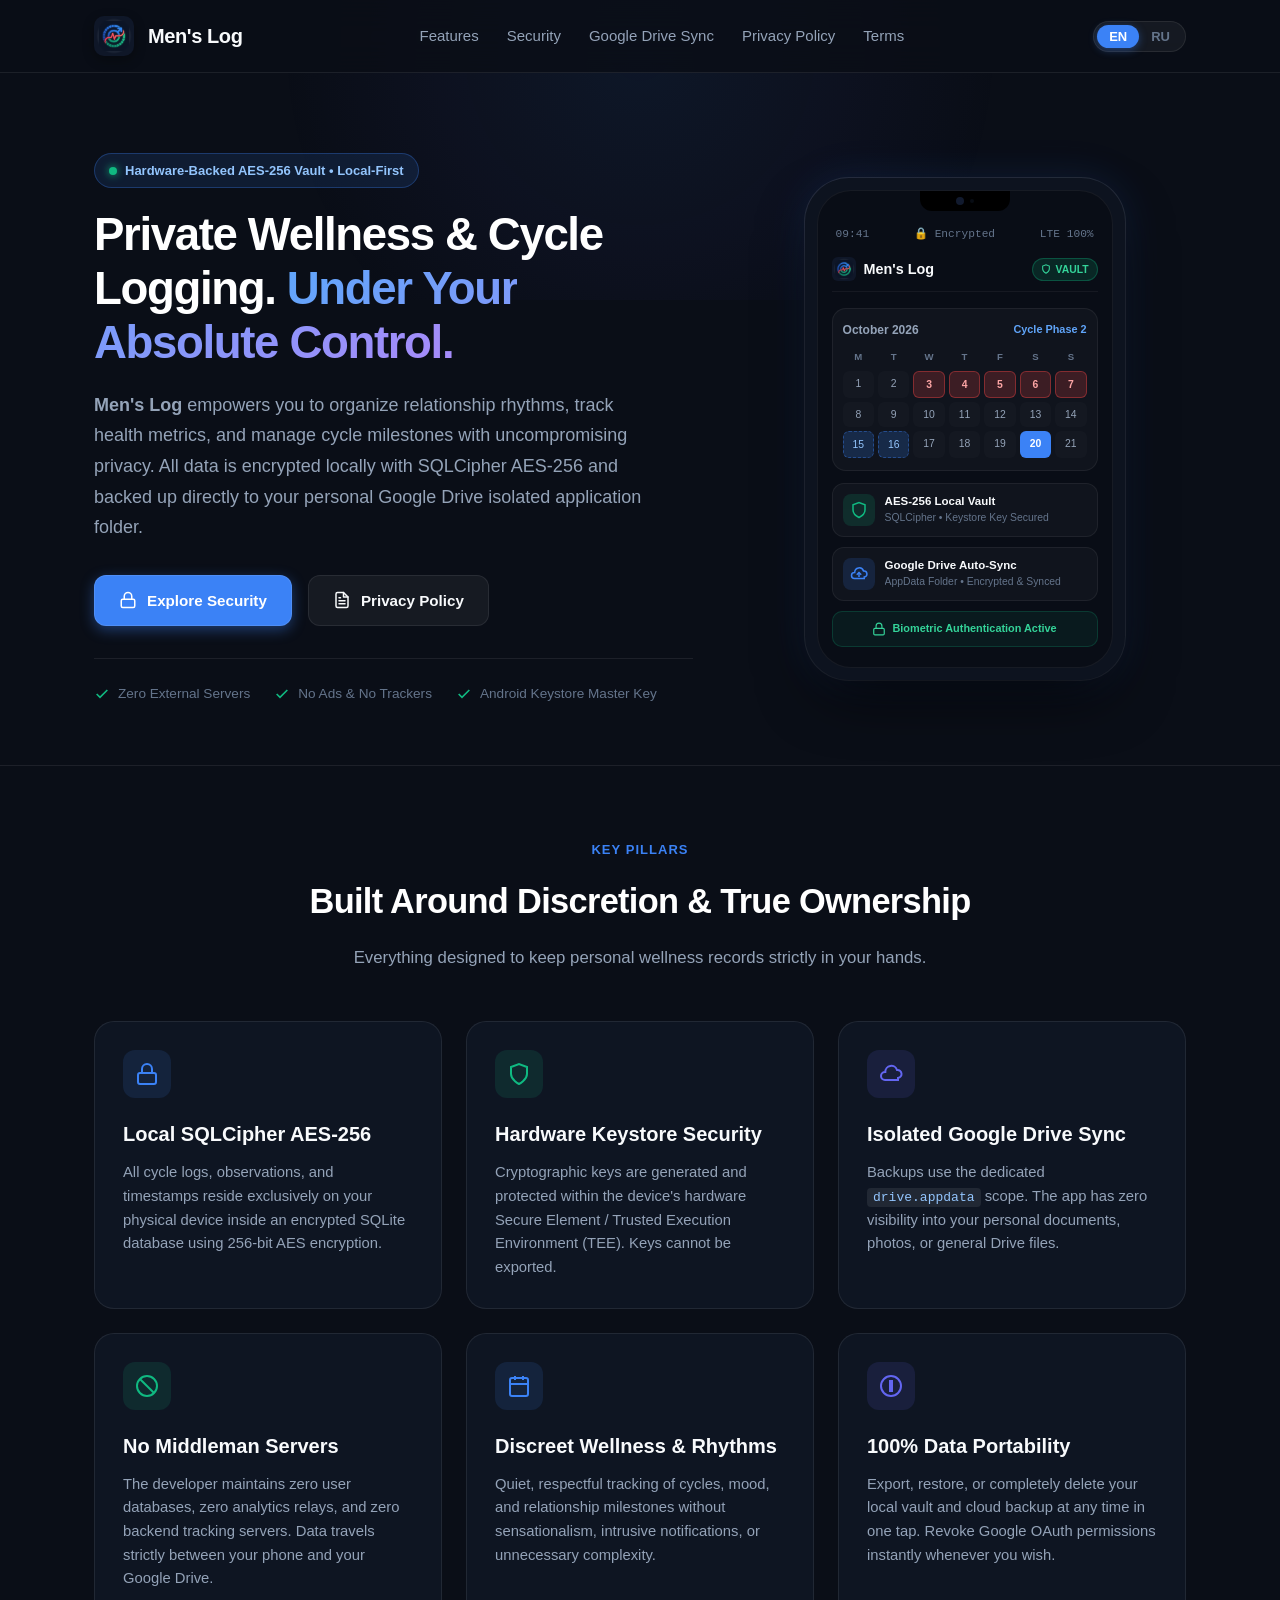
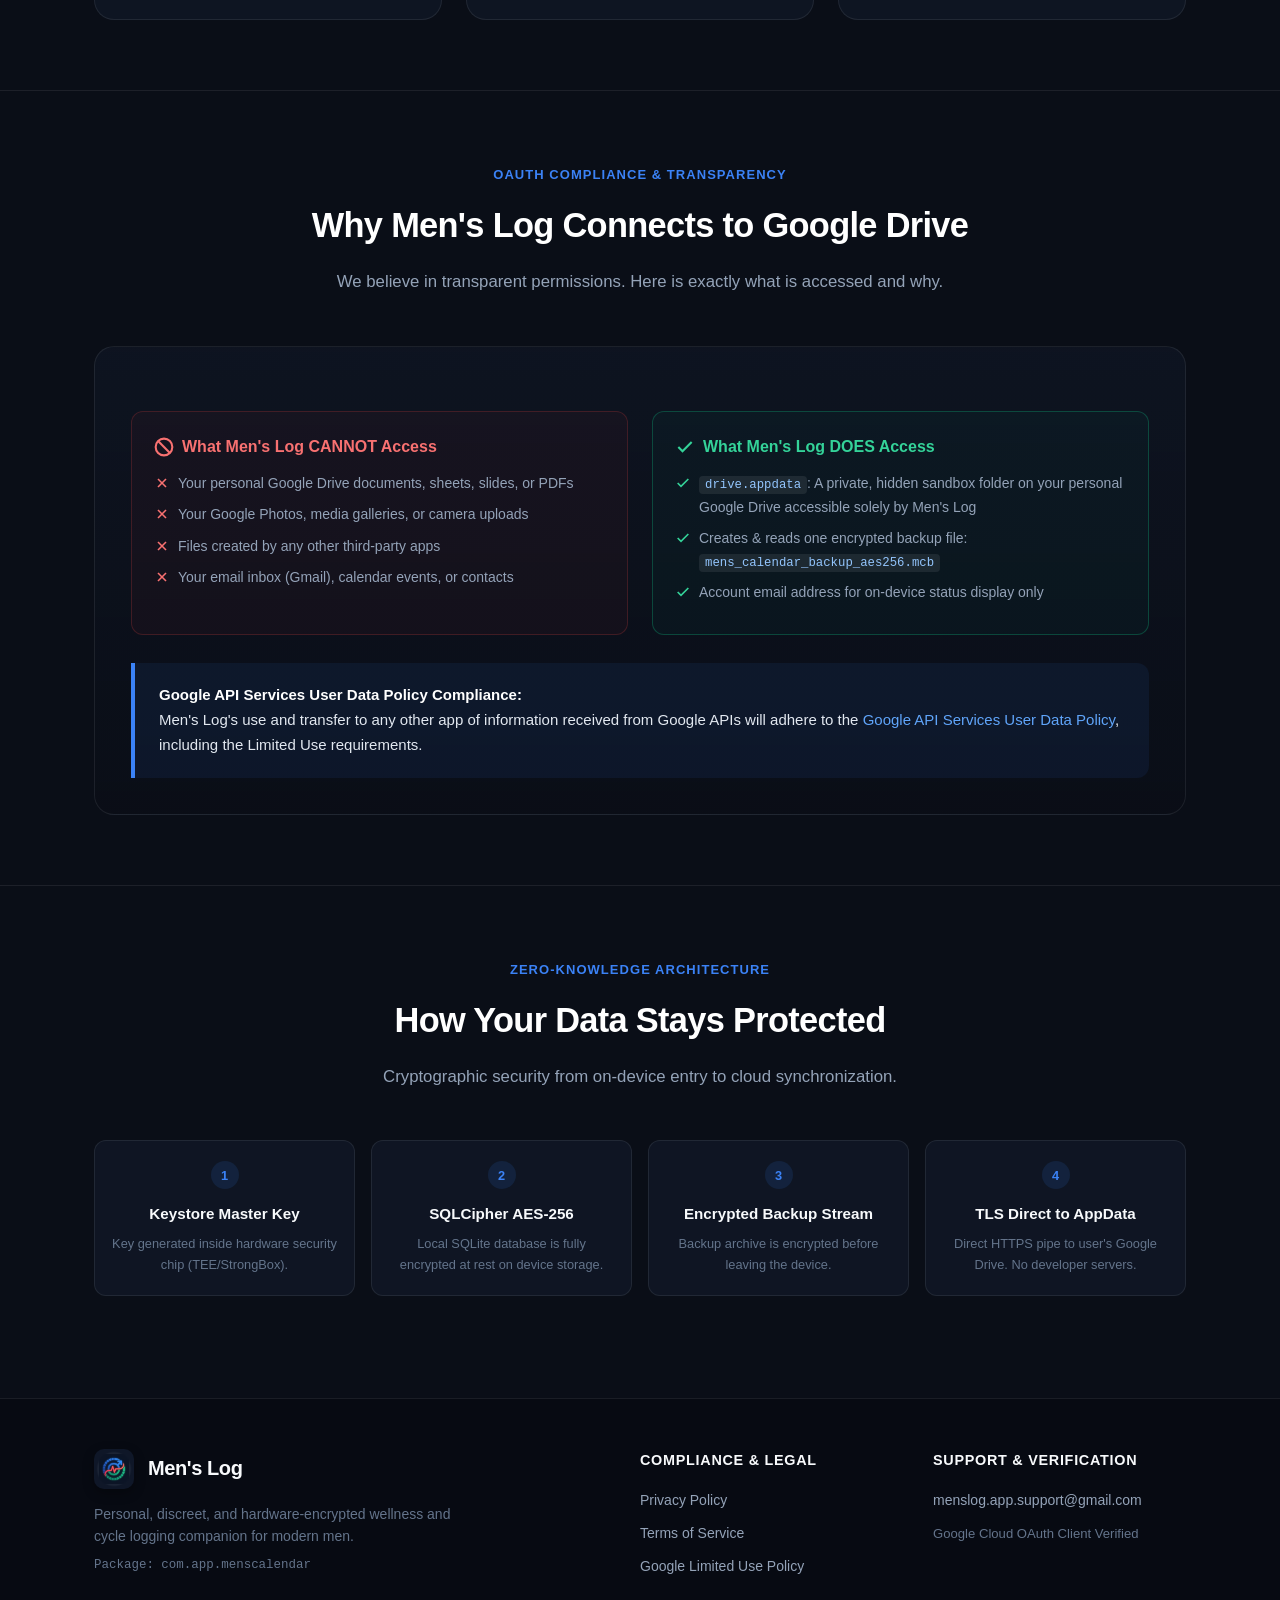
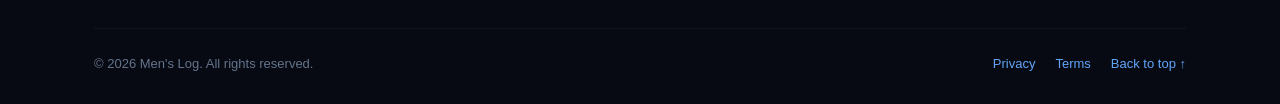
<file: index.html>
<!DOCTYPE html>
<html lang="en">
<head>
  <meta charset="UTF-8">
  <meta name="viewport" content="width=device-width, initial-scale=1.0">
  <title data-title-en="Men's Log — Private Wellness & Secure Cycle Tracker" data-title-ru="Men's Log — Персональный дневник здоровья и календарь циклов">Men's Log — Private Wellness & Secure Cycle Tracker</title>
  
  <meta name="description" content="Men's Log is a discreet, privacy-first personal wellness and cycle calendar app with local AES-256 encryption and private Google Drive backup.">
  <meta name="theme-color" content="#0a0e17">
  
  <!-- Favicon -->
  <link rel="icon" type="image/png" sizes="32x32" href="assets/app-icon-32.png">
  <link rel="icon" type="image/png" sizes="192x192" href="assets/app-icon-192.png">
  <link rel="apple-touch-icon" href="assets/app-icon.png">
  
  <link rel="stylesheet" href="assets/style.css">
  
  <!-- Inline initialization to avoid FOUC for language -->
  <script>
    (function() {
      try {
        var params = new URLSearchParams(window.location.search);
        var lang = params.get('lang') || localStorage.getItem('menslog_lang') || 'en';
        if (lang === 'ru' || lang === 'en') {
          document.documentElement.setAttribute('lang', lang);
          document.addEventListener('DOMContentLoaded', function() {
            document.body.setAttribute('data-lang', lang);
          });
        }
      } catch(e) {}
    })();
  </script>
</head>
<body data-lang="en">

  <!-- Header & Navigation -->
  <header class="site-header">
    <div class="container header-inner">
      <a href="index.html" class="brand">
        <img src="assets/app-icon.png" alt="Men's Log App Icon" class="brand-icon">
        <span class="brand-title">Men's Log</span>
      </a>

      <nav>
        <ul class="nav-menu">
          <li>
            <a href="#features" class="nav-link">
              <span class="lang-en">Features</span>
              <span class="lang-ru">Возможности</span>
            </a>
          </li>
          <li>
            <a href="#security" class="nav-link">
              <span class="lang-en">Security</span>
              <span class="lang-ru">Безопасность</span>
            </a>
          </li>
          <li>
            <a href="#google-drive" class="nav-link">
              <span class="lang-en">Google Drive Sync</span>
              <span class="lang-ru">Google Drive</span>
            </a>
          </li>
          <li>
            <a href="privacy.html" class="nav-link">
              <span class="lang-en">Privacy Policy</span>
              <span class="lang-ru">Конфиденциальность</span>
            </a>
          </li>
          <li>
            <a href="terms.html" class="nav-link">
              <span class="lang-en">Terms</span>
              <span class="lang-ru">Условия</span>
            </a>
          </li>
        </ul>
      </nav>

      <div class="lang-switch" role="group" aria-label="Language selector">
        <button type="button" class="lang-btn active" data-lang-btn="en" aria-pressed="true">EN</button>
        <button type="button" class="lang-btn" data-lang-btn="ru" aria-pressed="false">RU</button>
      </div>
    </div>
  </header>

  <!-- Main Content -->
  <main>
    <!-- Hero Section -->
    <section class="hero">
      <div class="container hero-grid">
        <!-- Hero Text -->
        <div class="hero-content">
          <div class="hero-badge">
            <span class="hero-badge-dot"></span>
            <span class="lang-en">Hardware-Backed AES-256 Vault • Local-First</span>
            <span class="lang-ru">Аппаратное шифрование AES-256 • Локальное хранилище</span>
          </div>

          <h1 class="hero-title">
            <span class="lang-en">Private Wellness &amp; Cycle Logging. <span class="gradient-text">Under Your Absolute Control.</span></span>
            <span class="lang-ru">Защищённый дневник мужского здоровья. <span class="gradient-text">Под вашим полным контролем.</span></span>
          </h1>

          <p class="hero-subtitle">
            <span class="lang-en">
              <strong>Men's Log</strong> empowers you to organize relationship rhythms, track health metrics, and manage cycle milestones with uncompromising privacy. All data is encrypted locally with SQLCipher AES-256 and backed up directly to your personal Google Drive isolated application folder.
            </span>
            <span class="lang-ru">
              <strong>Men's Log</strong> — персональный журнал для заботы о здоровье, гармонии в отношениях и отслеживания циклов. Данные зашифрованы на устройстве аппаратным ключом AES-256 (SQLCipher) и сохраняются напрямую в скрытую изолированную папку вашего личного Google Drive.
            </span>
          </p>

          <div class="hero-actions">
            <a href="#security" class="btn btn-primary">
              <svg width="18" height="18" viewBox="0 0 24 24" fill="none" stroke="currentColor" stroke-width="2" stroke-linecap="round" stroke-linejoin="round">
                <rect x="3" y="11" width="18" height="11" rx="2" ry="2"></rect>
                <path d="M7 11V7a5 5 0 0 1 10 0v4"></path>
              </svg>
              <span class="lang-en">Explore Security</span>
              <span class="lang-ru">Архитектура защиты</span>
            </a>
            <a href="privacy.html" class="btn btn-secondary">
              <svg width="18" height="18" viewBox="0 0 24 24" fill="none" stroke="currentColor" stroke-width="2" stroke-linecap="round" stroke-linejoin="round">
                <path d="M14 2H6a2 2 0 0 0-2 2v16a2 2 0 0 0 2 2h12a2 2 0 0 0 2-2V8z"></path>
                <polyline points="14 2 14 8 20 8"></polyline>
                <line x1="16" y1="13" x2="8" y2="13"></line>
                <line x1="16" y1="17" x2="8" y2="17"></line>
                <polyline points="10 9 9 9 8 9"></polyline>
              </svg>
              <span class="lang-en">Privacy Policy</span>
              <span class="lang-ru">Политика конфиденциальности</span>
            </a>
          </div>

          <div class="hero-specs">
            <div class="spec-item">
              <svg width="16" height="16" viewBox="0 0 24 24" fill="none" stroke="currentColor" stroke-width="2.5"><polyline points="20 6 9 17 4 12"></polyline></svg>
              <span class="lang-en">Zero External Servers</span>
              <span class="lang-ru">Без сторонних серверов</span>
            </div>
            <div class="spec-item">
              <svg width="16" height="16" viewBox="0 0 24 24" fill="none" stroke="currentColor" stroke-width="2.5"><polyline points="20 6 9 17 4 12"></polyline></svg>
              <span class="lang-en">No Ads &amp; No Trackers</span>
              <span class="lang-ru">Без рекламы и трекеров</span>
            </div>
            <div class="spec-item">
              <svg width="16" height="16" viewBox="0 0 24 24" fill="none" stroke="currentColor" stroke-width="2.5"><polyline points="20 6 9 17 4 12"></polyline></svg>
              <span class="lang-en">Android Keystore Master Key</span>
              <span class="lang-ru">Ключ в Android Keystore</span>
            </div>
          </div>
        </div>

        <!-- Phone Mockup (Completely synthetic, neutral, privacy-respecting) -->
        <div class="mockup-wrapper">
          <div class="phone-mockup">
            <div class="phone-inner">
              <div class="phone-notch">
                <div class="notch-camera"></div>
                <div class="notch-sensor"></div>
              </div>

              <!-- Status Bar -->
              <div class="phone-status-bar">
                <span>09:41</span>
                <span>🔒 Encrypted</span>
                <span>LTE 100%</span>
              </div>

              <!-- In-App Header -->
              <div class="phone-app-header">
                <div class="phone-app-brand">
                  <img src="assets/app-icon.png" alt="Men's Log Icon">
                  <span>Men's Log</span>
                </div>
                <div class="phone-shield-badge">
                  <svg width="10" height="10" viewBox="0 0 24 24" fill="none" stroke="currentColor" stroke-width="2.5"><path d="M12 22s8-4 8-10V5l-8-3-8 3v7c0 6 8 10 8 10z"></path></svg>
                  <span>VAULT</span>
                </div>
              </div>

              <!-- Synthetic Calendar Widget -->
              <div class="phone-calendar-card">
                <div class="calendar-card-header">
                  <span class="lang-en">October 2026</span>
                  <span class="lang-ru">Октябрь 2026</span>
                  <span style="color: #60a5fa; font-size: 0.68rem;">Cycle Phase 2</span>
                </div>
                <div class="mini-grid">
                  <div class="mini-day-name">M</div>
                  <div class="mini-day-name">T</div>
                  <div class="mini-day-name">W</div>
                  <div class="mini-day-name">T</div>
                  <div class="mini-day-name">F</div>
                  <div class="mini-day-name">S</div>
                  <div class="mini-day-name">S</div>

                  <div class="mini-day">1</div>
                  <div class="mini-day">2</div>
                  <div class="mini-day active-cycle">3</div>
                  <div class="mini-day active-cycle">4</div>
                  <div class="mini-day active-cycle">5</div>
                  <div class="mini-day active-cycle">6</div>
                  <div class="mini-day active-cycle">7</div>
                  <div class="mini-day">8</div>
                  <div class="mini-day">9</div>
                  <div class="mini-day">10</div>
                  <div class="mini-day">11</div>
                  <div class="mini-day">12</div>
                  <div class="mini-day">13</div>
                  <div class="mini-day">14</div>
                  <div class="mini-day predicted">15</div>
                  <div class="mini-day predicted">16</div>
                  <div class="mini-day">17</div>
                  <div class="mini-day">18</div>
                  <div class="mini-day">19</div>
                  <div class="mini-day current">20</div>
                  <div class="mini-day">21</div>
                </div>
              </div>

              <!-- Synthetic Security Status Card -->
              <div class="phone-info-card">
                <div class="card-icon-box green">
                  <svg width="18" height="18" viewBox="0 0 24 24" fill="none" stroke="currentColor" stroke-width="2"><path d="M12 22s8-4 8-10V5l-8-3-8 3v7c0 6 8 10 8 10z"></path></svg>
                </div>
                <div class="card-content-box">
                  <div class="card-title-text">AES-256 Local Vault</div>
                  <div class="card-subtitle-text">SQLCipher • Keystore Key Secured</div>
                </div>
              </div>

              <!-- Synthetic Google Drive Backup Card -->
              <div class="phone-info-card">
                <div class="card-icon-box">
                  <svg width="18" height="18" viewBox="0 0 24 24" fill="none" stroke="currentColor" stroke-width="2">
                    <path d="M19 18H6a4 4 0 0 1-4-4 4 4 0 0 1 4-4h.3A6 6 0 0 1 18 8a4 4 0 0 1 1 8z"></path>
                    <polyline points="9 13 12 10 15 13"></polyline>
                    <line x1="12" y1="10" x2="12" y2="16"></line>
                  </svg>
                </div>
                <div class="card-content-box">
                  <div class="card-title-text">Google Drive Auto-Sync</div>
                  <div class="card-subtitle-text">AppData Folder • Encrypted &amp; Synced</div>
                </div>
              </div>

              <!-- Biometric Bar -->
              <div class="phone-biometric-bar">
                <svg width="14" height="14" viewBox="0 0 24 24" fill="none" stroke="currentColor" stroke-width="2"><rect x="3" y="11" width="18" height="11" rx="2" ry="2"></rect><path d="M7 11V7a5 5 0 0 1 10 0v4"></path></svg>
                <span>Biometric Authentication Active</span>
              </div>
            </div>
          </div>
        </div>
      </div>
    </section>

    <!-- Core Features Section -->
    <section id="features" class="section">
      <div class="container">
        <div class="section-header">
          <span class="section-badge">
            <span class="lang-en">Key Pillars</span>
            <span class="lang-ru">Ключевые преимущества</span>
          </span>
          <h2 class="section-title">
            <span class="lang-en">Built Around Discretion &amp; True Ownership</span>
            <span class="lang-ru">Создан для максимальной приватности и автономии</span>
          </h2>
          <p class="section-subtitle">
            <span class="lang-en">Everything designed to keep personal wellness records strictly in your hands.</span>
            <span class="lang-ru">Все архитектурные решения подчинены защите ваших персональных записей.</span>
          </p>
        </div>

        <div class="features-grid">
          <!-- Card 1 -->
          <div class="feature-card">
            <div class="feature-icon">
              <svg width="24" height="24" viewBox="0 0 24 24" fill="none" stroke="currentColor" stroke-width="2"><rect x="3" y="11" width="18" height="11" rx="2" ry="2"></rect><path d="M7 11V7a5 5 0 0 1 10 0v4"></path></svg>
            </div>
            <h3>
              <span class="lang-en">Local SQLCipher AES-256</span>
              <span class="lang-ru">Локальный шифр SQLCipher</span>
            </h3>
            <p>
              <span class="lang-en">All cycle logs, observations, and timestamps reside exclusively on your physical device inside an encrypted SQLite database using 256-bit AES encryption.</span>
              <span class="lang-ru">Все записи циклов, заметки и даты сохраняются на устройстве в базе данных SQLite с 256-битным шифрованием AES (SQLCipher).</span>
            </p>
          </div>

          <!-- Card 2 -->
          <div class="feature-card">
            <div class="feature-icon emerald">
              <svg width="24" height="24" viewBox="0 0 24 24" fill="none" stroke="currentColor" stroke-width="2"><path d="M12 22s8-4 8-10V5l-8-3-8 3v7c0 6 8 10 8 10z"></path></svg>
            </div>
            <h3>
              <span class="lang-en">Hardware Keystore Security</span>
              <span class="lang-ru">Аппаратный Android Keystore</span>
            </h3>
            <p>
              <span class="lang-en">Cryptographic keys are generated and protected within the device's hardware Secure Element / Trusted Execution Environment (TEE). Keys cannot be exported.</span>
              <span class="lang-ru">Ключи шифрования создаются и хранятся в защищённом аппаратном модуле Android Keystore (TEE) и не могут быть извлечены из устройства.</span>
            </p>
          </div>

          <!-- Card 3 -->
          <div class="feature-card">
            <div class="feature-icon indigo">
              <svg width="24" height="24" viewBox="0 0 24 24" fill="none" stroke="currentColor" stroke-width="2"><path d="M19 18H6a4 4 0 0 1-4-4 4 4 0 0 1 4-4h.3A6 6 0 0 1 18 8a4 4 0 0 1 1 8z"></path></svg>
            </div>
            <h3>
              <span class="lang-en">Isolated Google Drive Sync</span>
              <span class="lang-ru">Изолированный Google Drive</span>
            </h3>
            <p>
              <span class="lang-en">Backups use the dedicated <code class="code-badge">drive.appdata</code> scope. The app has zero visibility into your personal documents, photos, or general Drive files.</span>
              <span class="lang-ru">Резервные копии используют изолированный скоуп <code class="code-badge">drive.appdata</code>. Приложение не имеет доступа к остальным вашим файлам на Google Диске.</span>
            </p>
          </div>

          <!-- Card 4 -->
          <div class="feature-card">
            <div class="feature-icon emerald">
              <svg width="24" height="24" viewBox="0 0 24 24" fill="none" stroke="currentColor" stroke-width="2"><circle cx="12" cy="12" r="10"></circle><line x1="4.93" y1="4.93" x2="19.07" y2="19.07"></line></svg>
            </div>
            <h3>
              <span class="lang-en">No Middleman Servers</span>
              <span class="lang-ru">Никаких промежуточных серверов</span>
            </h3>
            <p>
              <span class="lang-en">The developer maintains zero user databases, zero analytics relays, and zero backend tracking servers. Data travels strictly between your phone and your Google Drive.</span>
              <span class="lang-ru">У разработчика нет собственных серверов, баз данных или систем аналитики. Синхронизация происходит строго между телефоном и вашим аккаунтом Google.</span>
            </p>
          </div>

          <!-- Card 5 -->
          <div class="feature-card">
            <div class="feature-icon">
              <svg width="24" height="24" viewBox="0 0 24 24" fill="none" stroke="currentColor" stroke-width="2"><rect x="3" y="4" width="18" height="18" rx="2" ry="2"></rect><line x1="16" y1="2" x2="16" y2="6"></line><line x1="8" y1="2" x2="8" y2="6"></line><line x1="3" y1="10" x2="21" y2="10"></line></svg>
            </div>
            <h3>
              <span class="lang-en">Discreet Wellness &amp; Rhythms</span>
              <span class="lang-ru">Интуитивный календарь ритмов</span>
            </h3>
            <p>
              <span class="lang-en">Quiet, respectful tracking of cycles, mood, and relationship milestones without sensationalism, intrusive notifications, or unnecessary complexity.</span>
              <span class="lang-ru">Деликатный учёт важных дат, фаз циклов и показателей самочувствия без навязчивых уведомлений, лишнего шума и интимных формулировок.</span>
            </p>
          </div>

          <!-- Card 6 -->
          <div class="feature-card">
            <div class="feature-icon indigo">
              <svg width="24" height="24" viewBox="0 0 24 24" fill="none" stroke="currentColor" stroke-width="2"><path d="M12 2a10 10 0 1 0 10 10A10 10 0 0 0 12 2zm1 15h-2v-6h2zm0-8h-2V7h2z"></path></svg>
            </div>
            <h3>
              <span class="lang-en">100% Data Portability</span>
              <span class="lang-ru">Полный контроль данных</span>
            </h3>
            <p>
              <span class="lang-en">Export, restore, or completely delete your local vault and cloud backup at any time in one tap. Revoke Google OAuth permissions instantly whenever you wish.</span>
              <span class="lang-ru">Экспортируйте, восстанавливайте или удаляйте локальные данные и облачную копию в любой момент. Отозвать доступ Google OAuth можно в один клик.</span>
            </p>
          </div>
        </div>
      </div>
    </section>

    <!-- Google Drive Sync & OAuth Verification Transparency Section -->
    <section id="google-drive" class="section">
      <div class="container">
        <div class="section-header">
          <span class="section-badge">
            <span class="lang-en">OAuth Compliance &amp; Transparency</span>
            <span class="lang-ru">Интеграция с Google Drive и безопасность</span>
          </span>
          <h2 class="section-title">
            <span class="lang-en">Why Men's Log Connects to Google Drive</span>
            <span class="lang-ru">Зачем приложению доступ к Google Drive</span>
          </h2>
          <p class="section-subtitle">
            <span class="lang-en">We believe in transparent permissions. Here is exactly what is accessed and why.</span>
            <span class="lang-ru">Полная прозрачность: точное описание используемых разрешений и протоколов.</span>
          </p>
        </div>

        <div class="oauth-explainer">
          <div class="oauth-comparison-grid">
            <!-- Restricted Box -->
            <div class="compare-box restricted">
              <div class="compare-title red">
                <svg width="20" height="20" viewBox="0 0 24 24" fill="none" stroke="currentColor" stroke-width="2.5"><circle cx="12" cy="12" r="10"></circle><line x1="4.93" y1="4.93" x2="19.07" y2="19.07"></line></svg>
                <span class="lang-en">What Men's Log CANNOT Access</span>
                <span class="lang-ru">К чему у приложения НЕТ доступа</span>
              </div>
              <ul class="compare-list">
                <li>
                  <svg width="16" height="16" viewBox="0 0 24 24" fill="none" stroke="#f87171" stroke-width="2.5"><line x1="18" y1="6" x2="6" y2="18"></line><line x1="6" y1="6" x2="18" y2="18"></line></svg>
                  <span class="lang-en">Your personal Google Drive documents, sheets, slides, or PDFs</span>
                  <span class="lang-ru">Личные документы, таблицы, презентации и PDF на Google Диске</span>
                </li>
                <li>
                  <svg width="16" height="16" viewBox="0 0 24 24" fill="none" stroke="#f87171" stroke-width="2.5"><line x1="18" y1="6" x2="6" y2="18"></line><line x1="6" y1="6" x2="18" y2="18"></line></svg>
                  <span class="lang-en">Your Google Photos, media galleries, or camera uploads</span>
                  <span class="lang-ru">Фотографии, видеозаписи и медиафайлы Google Фото</span>
                </li>
                <li>
                  <svg width="16" height="16" viewBox="0 0 24 24" fill="none" stroke="#f87171" stroke-width="2.5"><line x1="18" y1="6" x2="6" y2="18"></line><line x1="6" y1="6" x2="18" y2="18"></line></svg>
                  <span class="lang-en">Files created by any other third-party apps</span>
                  <span class="lang-ru">Файлы других приложений или сервисов</span>
                </li>
                <li>
                  <svg width="16" height="16" viewBox="0 0 24 24" fill="none" stroke="#f87171" stroke-width="2.5"><line x1="18" y1="6" x2="6" y2="18"></line><line x1="6" y1="6" x2="18" y2="18"></line></svg>
                  <span class="lang-en">Your email inbox (Gmail), calendar events, or contacts</span>
                  <span class="lang-ru">Почта Gmail, события Google Календаря или контакты</span>
                </li>
              </ul>
            </div>

            <!-- Allowed Box -->
            <div class="compare-box allowed">
              <div class="compare-title green">
                <svg width="20" height="20" viewBox="0 0 24 24" fill="none" stroke="currentColor" stroke-width="2.5"><polyline points="20 6 9 17 4 12"></polyline></svg>
                <span class="lang-en">What Men's Log DOES Access</span>
                <span class="lang-ru">Что именно запрашивает приложение</span>
              </div>
              <ul class="compare-list">
                <li>
                  <svg width="16" height="16" viewBox="0 0 24 24" fill="none" stroke="#34d399" stroke-width="2.5"><polyline points="20 6 9 17 4 12"></polyline></svg>
                  <span><code class="code-badge">drive.appdata</code>: <span class="lang-en">A private, hidden sandbox folder on your personal Google Drive accessible solely by Men's Log</span><span class="lang-ru">Скрытая изолированная папка appDataFolder на вашем Google Диске, доступная только Men's Log</span></span>
                </li>
                <li>
                  <svg width="16" height="16" viewBox="0 0 24 24" fill="none" stroke="#34d399" stroke-width="2.5"><polyline points="20 6 9 17 4 12"></polyline></svg>
                  <span class="lang-en">Creates &amp; reads one encrypted backup file: <code class="code-badge">mens_calendar_backup_aes256.mcb</code></span>
                  <span class="lang-ru">Создаёт и считывает один зашифрованный архив: <code class="code-badge">mens_calendar_backup_aes256.mcb</code></span>
                </li>
                <li>
                  <svg width="16" height="16" viewBox="0 0 24 24" fill="none" stroke="#34d399" stroke-width="2.5"><polyline points="20 6 9 17 4 12"></polyline></svg>
                  <span class="lang-en">Account email address for on-device status display only</span>
                  <span class="lang-ru">Email подключённого аккаунта исключительно для индикации в интерфейсе настроек</span>
                </li>
              </ul>
            </div>
          </div>

          <!-- Google Limited Use Callout -->
          <div class="limited-use-callout">
            <p class="lang-en">
              <strong>Google API Services User Data Policy Compliance:</strong><br>
              Men's Log's use and transfer to any other app of information received from Google APIs will adhere to the <a href="https://developers.google.com/terms/api-services-user-data-policy" target="_blank" rel="noopener noreferrer">Google API Services User Data Policy</a>, including the Limited Use requirements.
            </p>
            <p class="lang-ru">
              <strong>Соответствие политике Google API Services User Data Policy:</strong><br>
              Использование и передача приложением Men's Log информации, полученной от Google API, в любые другие приложения строго соответствует положениям <a href="https://developers.google.com/terms/api-services-user-data-policy" target="_blank" rel="noopener noreferrer">Google API Services User Data Policy</a>, включая требования Limited Use (ограниченного использования данных).
            </p>
          </div>
        </div>
      </div>
    </section>

    <!-- Security Architecture Flow Section -->
    <section id="security" class="section">
      <div class="container">
        <div class="section-header">
          <span class="section-badge">
            <span class="lang-en">Zero-Knowledge Architecture</span>
            <span class="lang-ru">Архитектура безопасности</span>
          </span>
          <h2 class="section-title">
            <span class="lang-en">How Your Data Stays Protected</span>
            <span class="lang-ru">Многоуровневая защита ваших данных</span>
          </h2>
          <p class="section-subtitle">
            <span class="lang-en">Cryptographic security from on-device entry to cloud synchronization.</span>
            <span class="lang-ru">Шифрование данных от момента ввода на устройстве до облачной синхронизации.</span>
          </p>
        </div>

        <div class="arch-flow">
          <div class="flow-step">
            <div class="flow-number">1</div>
            <h4>
              <span class="lang-en">Keystore Master Key</span>
              <span class="lang-ru">Ключ Android Keystore</span>
            </h4>
            <p>
              <span class="lang-en">Key generated inside hardware security chip (TEE/StrongBox).</span>
              <span class="lang-ru">Ключ создаётся в аппаратном защищённом чипе смартфона.</span>
            </p>
          </div>

          <div class="flow-step">
            <div class="flow-number">2</div>
            <h4>
              <span class="lang-en">SQLCipher AES-256</span>
              <span class="lang-ru">База SQLCipher AES-256</span>
            </h4>
            <p>
              <span class="lang-en">Local SQLite database is fully encrypted at rest on device storage.</span>
              <span class="lang-ru">Локальная база данных полностью зашифрована на носителе.</span>
            </p>
          </div>

          <div class="flow-step">
            <div class="flow-number">3</div>
            <h4>
              <span class="lang-en">Encrypted Backup Stream</span>
              <span class="lang-ru">Зашифрованный экспорт</span>
            </h4>
            <p>
              <span class="lang-en">Backup archive is encrypted before leaving the device.</span>
              <span class="lang-ru">Архив шифруется на устройстве ещё до отправки.</span>
            </p>
          </div>

          <div class="flow-step">
            <div class="flow-number">4</div>
            <h4>
              <span class="lang-en">TLS Direct to AppData</span>
              <span class="lang-ru">Прямой TLS в AppData</span>
            </h4>
            <p>
              <span class="lang-en">Direct HTTPS pipe to user's Google Drive. No developer servers.</span>
              <span class="lang-ru">Прямой защищённый канал в Google Drive без посредников.</span>
            </p>
          </div>
        </div>
      </div>
    </section>
  </main>

  <!-- Footer -->
  <footer class="site-footer">
    <div class="container">
      <div class="footer-top">
        <div class="footer-brand">
          <a href="index.html" class="brand">
            <img src="assets/app-icon.png" alt="Men's Log Icon" class="brand-icon">
            <span class="brand-title">Men's Log</span>
          </a>
          <p class="footer-desc">
            <span class="lang-en">
              Personal, discreet, and hardware-encrypted wellness and cycle logging companion for modern men.
            </span>
            <span class="lang-ru">
              Персональный, конфиденциальный и аппаратно защищённый дневник мужского здоровья и календарь циклов.
            </span>
          </p>
          <p class="footer-desc" style="margin-top: 8px; font-family: var(--font-mono); font-size: 0.78rem;">
            Package: com.app.menscalendar
          </p>
        </div>

        <div class="footer-col">
          <h4>
            <span class="lang-en">Compliance &amp; Legal</span>
            <span class="lang-ru">Документы и согласие</span>
          </h4>
          <ul class="footer-links">
            <li><a href="privacy.html"><span class="lang-en">Privacy Policy</span><span class="lang-ru">Политика конфиденциальности</span></a></li>
            <li><a href="terms.html"><span class="lang-en">Terms of Service</span><span class="lang-ru">Условия использования</span></a></li>
            <li><a href="https://developers.google.com/terms/api-services-user-data-policy" target="_blank" rel="noopener noreferrer">Google Limited Use Policy</a></li>
          </ul>
        </div>

        <div class="footer-col">
          <h4>
            <span class="lang-en">Support &amp; Verification</span>
            <span class="lang-ru">Поддержка и контакты</span>
          </h4>
          <ul class="footer-links">
            <!-- Замените на ваш Support Email из Google Cloud OAuth Consent Screen -->
            <li>
              <a href="mailto:menslog.app.support@gmail.com">menslog.app.support@gmail.com</a>
            </li>
            <li>
              <span class="lang-en" style="color: var(--text-muted); font-size: 0.82rem;">Google Cloud OAuth Client Verified</span>
              <span class="lang-ru" style="color: var(--text-muted); font-size: 0.82rem;">Google Cloud OAuth Верификация</span>
            </li>
          </ul>
        </div>
      </div>

      <div class="footer-bottom">
        <div>
          &copy; 2026 Men's Log. All rights reserved.
        </div>
        <div class="footer-bottom-links">
          <a href="privacy.html"><span class="lang-en">Privacy</span><span class="lang-ru">Конфиденциальность</span></a>
          <a href="terms.html"><span class="lang-en">Terms</span><span class="lang-ru">Условия</span></a>
          <a href="#top">Back to top &uarr;</a>
        </div>
      </div>
    </div>
  </footer>

  <script src="assets/main.js"></script>
</body>
</html>
</file>
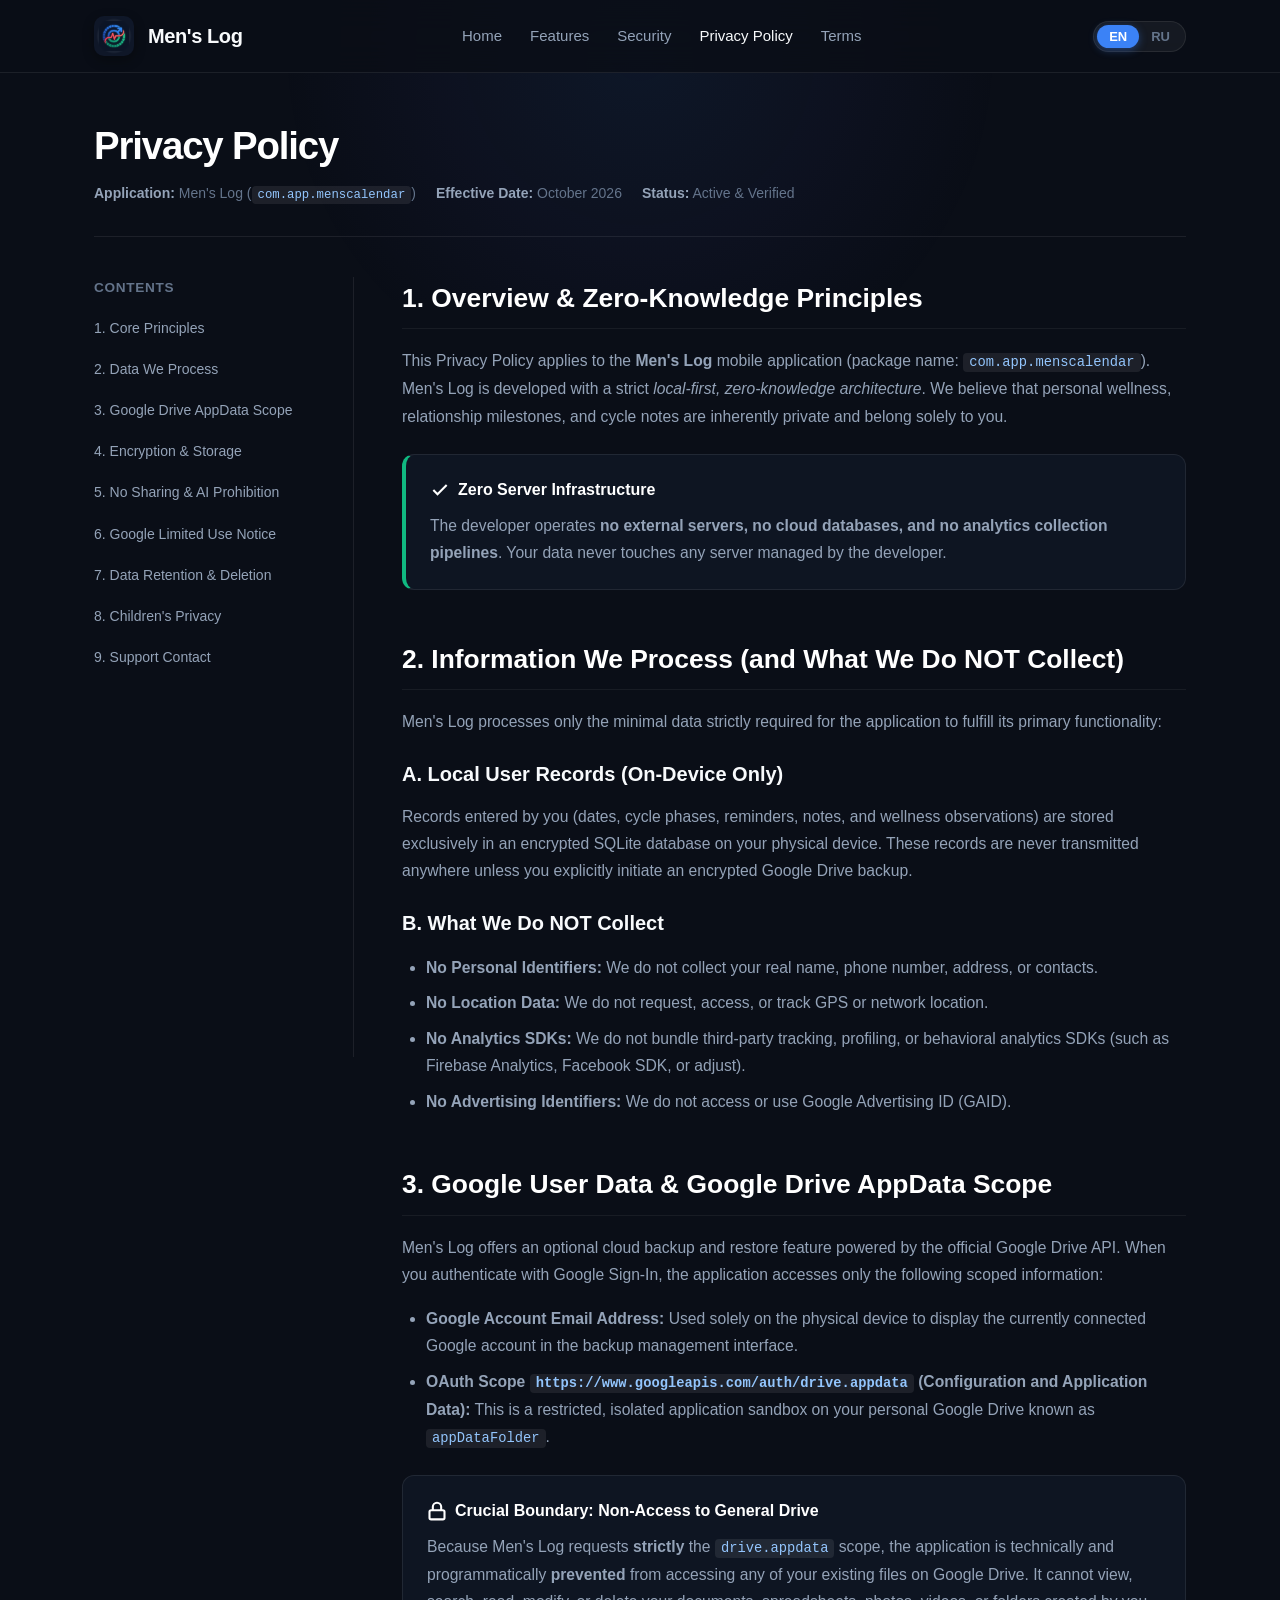
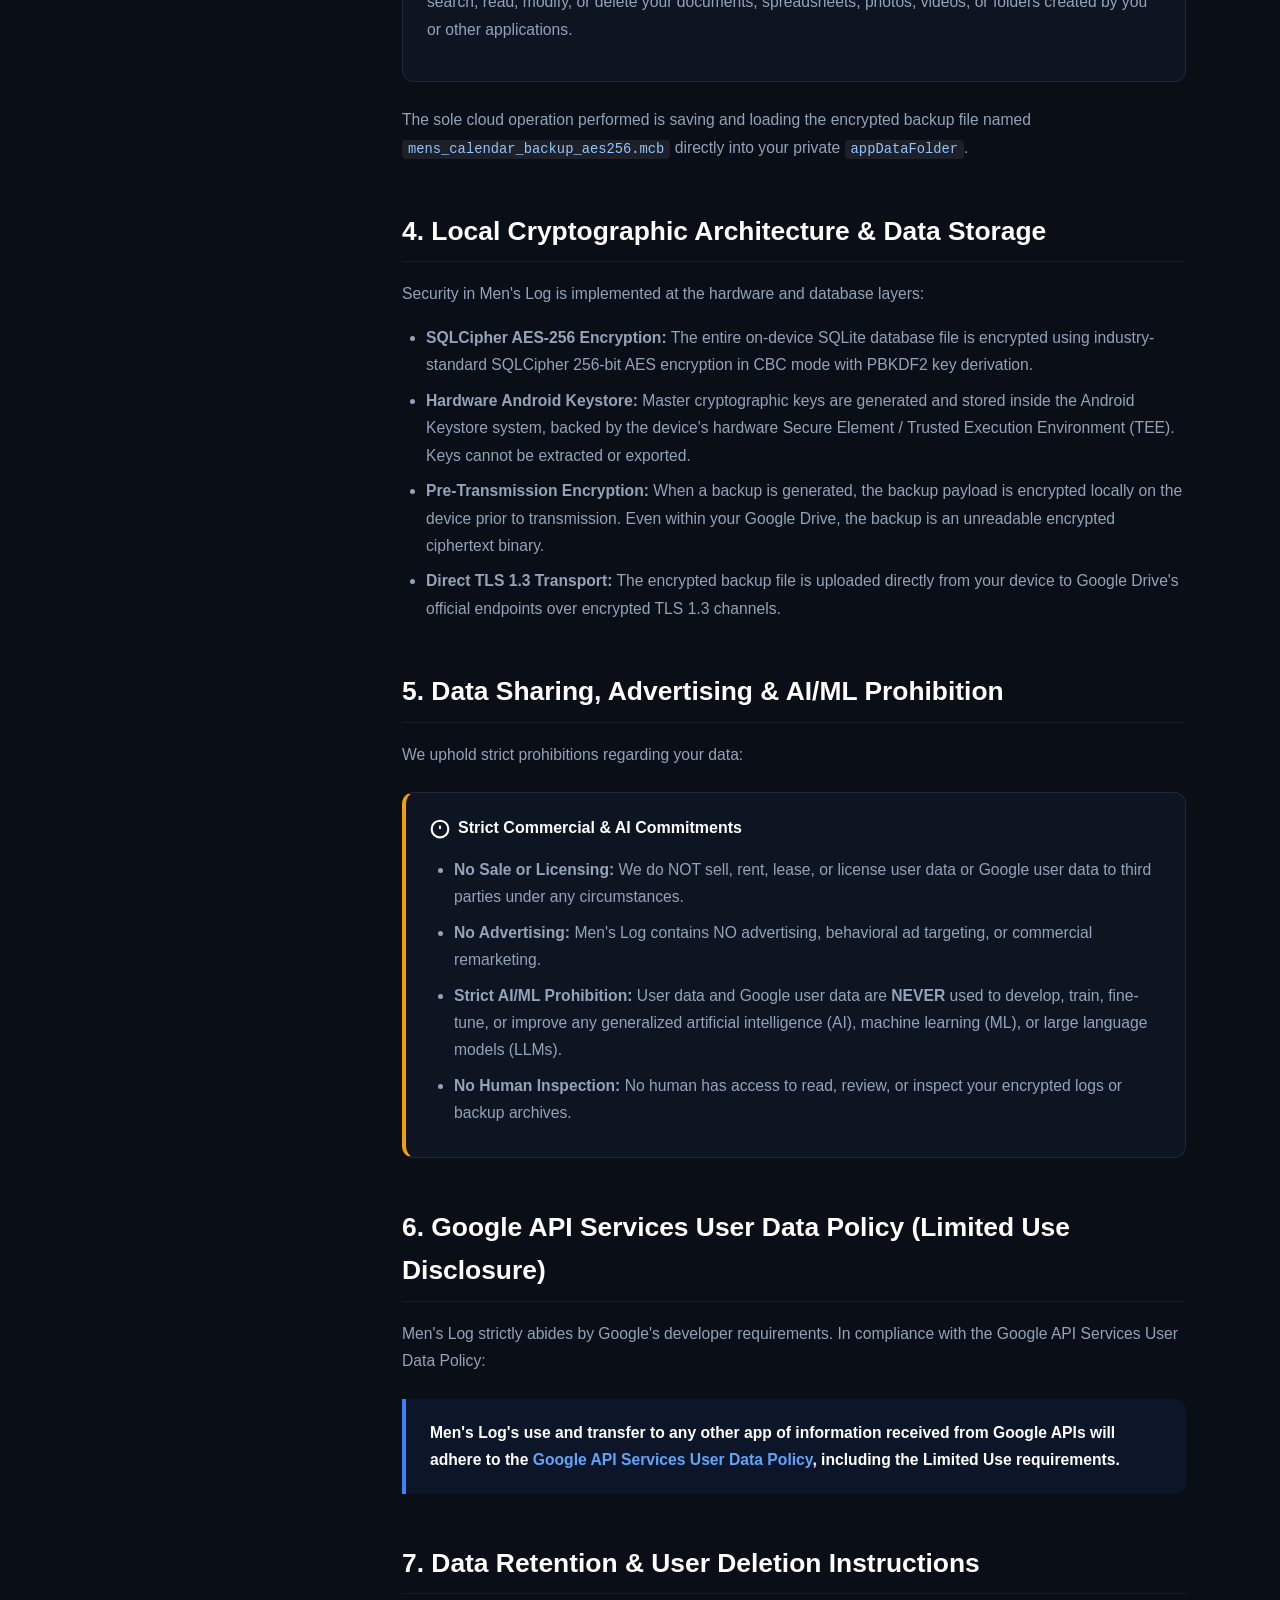
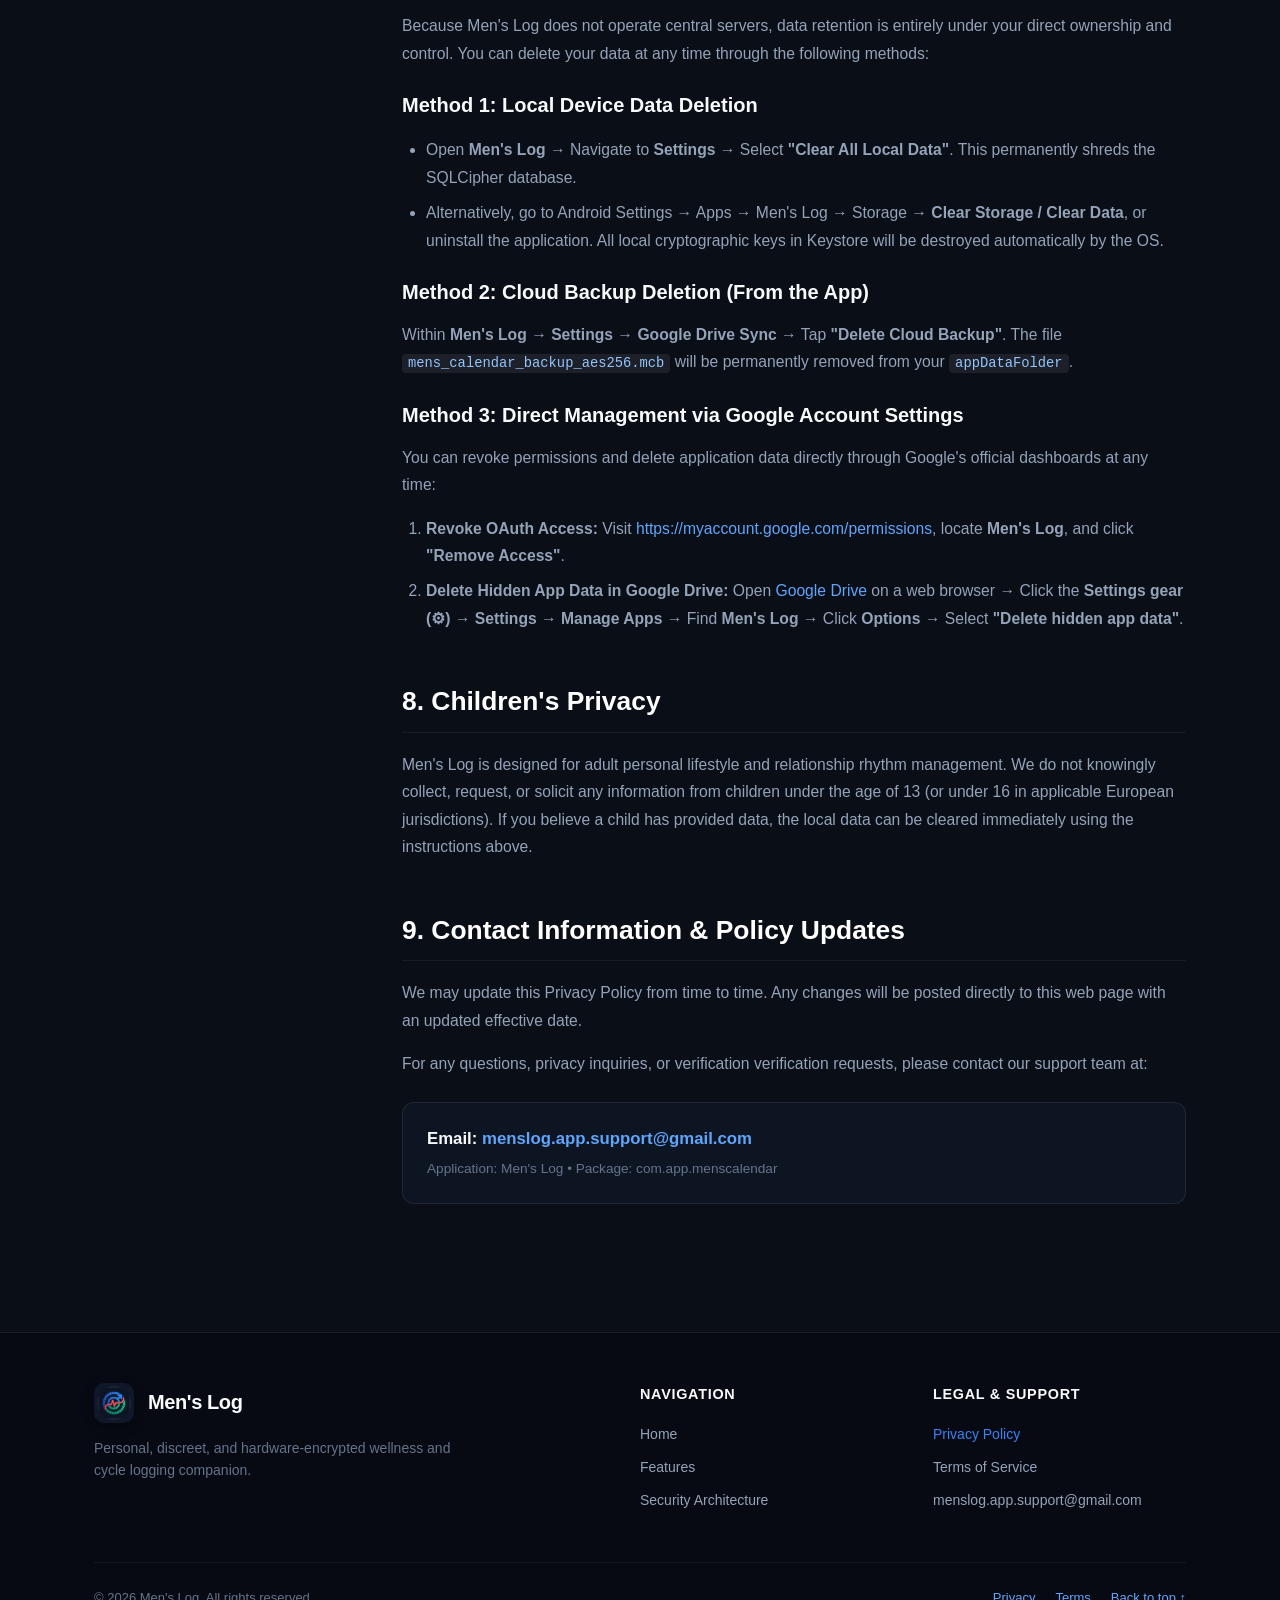
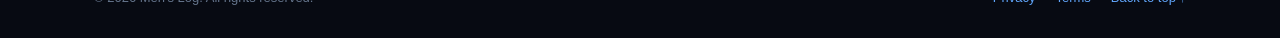
<file: privacy.html>
<!DOCTYPE html>
<html lang="en">
<head>
  <meta charset="UTF-8">
  <meta name="viewport" content="width=device-width, initial-scale=1.0">
  <title data-title-en="Privacy Policy — Men's Log" data-title-ru="Политика конфиденциальности — Men's Log">Privacy Policy — Men's Log</title>
  
  <meta name="description" content="Privacy Policy for Men's Log (com.app.menscalendar). Fully compliant with Google API Services User Data Policy and Limited Use requirements.">
  <meta name="theme-color" content="#0a0e17">
  
  <!-- Favicon -->
  <link rel="icon" type="image/png" sizes="32x32" href="assets/app-icon-32.png">
  <link rel="icon" type="image/png" sizes="192x192" href="assets/app-icon-192.png">
  <link rel="apple-touch-icon" href="assets/app-icon.png">
  
  <link rel="stylesheet" href="assets/style.css">
  
  <script>
    (function() {
      try {
        var params = new URLSearchParams(window.location.search);
        var lang = params.get('lang') || localStorage.getItem('menslog_lang') || 'en';
        if (lang === 'ru' || lang === 'en') {
          document.documentElement.setAttribute('lang', lang);
          document.addEventListener('DOMContentLoaded', function() {
            document.body.setAttribute('data-lang', lang);
          });
        }
      } catch(e) {}
    })();
  </script>
</head>
<body data-lang="en">

  <!-- Header -->
  <header class="site-header">
    <div class="container header-inner">
      <a href="index.html" class="brand">
        <img src="assets/app-icon.png" alt="Men's Log App Icon" class="brand-icon">
        <span class="brand-title">Men's Log</span>
      </a>

      <nav>
        <ul class="nav-menu">
          <li>
            <a href="index.html" class="nav-link">
              <span class="lang-en">Home</span>
              <span class="lang-ru">Главная</span>
            </a>
          </li>
          <li>
            <a href="index.html#features" class="nav-link">
              <span class="lang-en">Features</span>
              <span class="lang-ru">Возможности</span>
            </a>
          </li>
          <li>
            <a href="index.html#security" class="nav-link">
              <span class="lang-en">Security</span>
              <span class="lang-ru">Безопасность</span>
            </a>
          </li>
          <li>
            <a href="privacy.html" class="nav-link active">
              <span class="lang-en">Privacy Policy</span>
              <span class="lang-ru">Конфиденциальность</span>
            </a>
          </li>
          <li>
            <a href="terms.html" class="nav-link">
              <span class="lang-en">Terms</span>
              <span class="lang-ru">Условия</span>
            </a>
          </li>
        </ul>
      </nav>

      <div class="lang-switch" role="group" aria-label="Language selector">
        <button type="button" class="lang-btn active" data-lang-btn="en" aria-pressed="true">EN</button>
        <button type="button" class="lang-btn" data-lang-btn="ru" aria-pressed="false">RU</button>
      </div>
    </div>
  </header>

  <!-- Legal Page Content -->
  <main class="legal-page">
    <div class="container">
      <div class="legal-header">
        <h1 class="hero-title" style="font-size: 2.4rem; margin-bottom: 12px;">
          <span class="lang-en">Privacy Policy</span>
          <span class="lang-ru">Политика конфиденциальности</span>
        </h1>
        <div class="legal-meta">
          <div class="legal-meta-item">
            <strong>Application:</strong> Men's Log (<code class="code-badge">com.app.menscalendar</code>)
          </div>
          <div class="legal-meta-item">
            <strong>Effective Date:</strong> October 2026
          </div>
          <div class="legal-meta-item">
            <strong>Status:</strong> Active &amp; Verified
          </div>
        </div>
      </div>

      <div class="legal-content">
        <!-- Table of Contents -->
        <aside class="legal-toc">
          <div class="legal-toc-title">
            <span class="lang-en">Contents</span>
            <span class="lang-ru">Разделы</span>
          </div>
          <ul class="toc-list">
            <li><a href="#overview"><span class="lang-en">1. Core Principles</span><span class="lang-ru">1. Основные принципы</span></a></li>
            <li><a href="#data-collection"><span class="lang-en">2. Data We Process</span><span class="lang-ru">2. Обрабатываемые данные</span></a></li>
            <li><a href="#google-api-data"><span class="lang-en">3. Google Drive AppData Scope</span><span class="lang-ru">3. Скоуп Google Drive AppData</span></a></li>
            <li><a href="#encryption-storage"><span class="lang-en">4. Encryption &amp; Storage</span><span class="lang-ru">4. Шифрование и хранение</span></a></li>
            <li><a href="#no-sharing-aiml"><span class="lang-en">5. No Sharing &amp; AI Prohibition</span><span class="lang-ru">5. Запрет передачи и ИИ</span></a></li>
            <li><a href="#limited-use-clause"><span class="lang-en">6. Google Limited Use Notice</span><span class="lang-ru">6. Google Limited Use</span></a></li>
            <li><a href="#retention-deletion"><span class="lang-en">7. Data Retention &amp; Deletion</span><span class="lang-ru">7. Удаление данных</span></a></li>
            <li><a href="#children"><span class="lang-en">8. Children's Privacy</span><span class="lang-ru">8. Приватность детей</span></a></li>
            <li><a href="#contact"><span class="lang-en">9. Support Contact</span><span class="lang-ru">9. Контактная информация</span></a></li>
          </ul>
        </aside>

        <!-- Main Legal Body -->
        <div class="legal-body">

          <!-- Section 1 -->
          <section id="overview">
            <h2>
              <span class="lang-en">1. Overview &amp; Zero-Knowledge Principles</span>
              <span class="lang-ru">1. Общие положения и архитектура нулевого разглашения</span>
            </h2>
            <p class="lang-en">
              This Privacy Policy applies to the <strong>Men's Log</strong> mobile application (package name: <code class="code-badge">com.app.menscalendar</code>). Men's Log is developed with a strict <em>local-first, zero-knowledge architecture</em>. We believe that personal wellness, relationship milestones, and cycle notes are inherently private and belong solely to you.
            </p>
            <p class="lang-ru">
              Настоящая Политика конфиденциальности распространяется на мобильное приложение <strong>Men's Log</strong> (идентификатор пакета: <code class="code-badge">com.app.menscalendar</code>). Приложение разработано по строгим принципам <em>локального хранения и нулевого разглашения (zero-knowledge)</em>. Личные записи о здоровье, датах отношений и циклах являются строго конфиденциальными и принадлежат исключительно вам.
            </p>

            <div class="legal-box highlight">
              <div class="legal-box-title">
                <svg width="20" height="20" viewBox="0 0 24 24" fill="none" stroke="currentColor" stroke-width="2.5"><polyline points="20 6 9 17 4 12"></polyline></svg>
                <span class="lang-en">Zero Server Infrastructure</span>
                <span class="lang-ru">Отсутствие сторонних серверов</span>
              </div>
              <p class="lang-en" style="margin-bottom: 0;">
                The developer operates <strong>no external servers, no cloud databases, and no analytics collection pipelines</strong>. Your data never touches any server managed by the developer.
              </p>
              <p class="lang-ru" style="margin-bottom: 0;">
                Разработчик <strong>не содержит сторонних серверов, облачных баз данных или систем сбора телеметрии</strong>. Ваши данные никогда не передаются на серверы разработчика.
              </p>
            </div>
          </section>

          <!-- Section 2 -->
          <section id="data-collection">
            <h2>
              <span class="lang-en">2. Information We Process (and What We Do NOT Collect)</span>
              <span class="lang-ru">2. Обрабатываемые данные (и что мы НЕ собираем)</span>
            </h2>
            <p class="lang-en">
              Men's Log processes only the minimal data strictly required for the application to fulfill its primary functionality:
            </p>
            <p class="lang-ru">
              Men's Log обрабатывает исключительно минимальный объём данных, технически необходимый для выполнения прямых функций приложения:
            </p>

            <h3 class="lang-en">A. Local User Records (On-Device Only)</h3>
            <h3 class="lang-ru">A. Локальные записи пользователя (только на устройстве)</h3>
            <p class="lang-en">
              Records entered by you (dates, cycle phases, reminders, notes, and wellness observations) are stored exclusively in an encrypted SQLite database on your physical device. These records are never transmitted anywhere unless you explicitly initiate an encrypted Google Drive backup.
            </p>
            <p class="lang-ru">
              Все введённые вами данные (календарные даты, фазы циклов, напоминания, заметки и наблюдения) хранятся исключительно в зашифрованной локальной базе данных SQLite на вашем смартфоне и никуда не передаются без вашей команды на создание бэкапа.
            </p>

            <h3 class="lang-en">B. What We Do NOT Collect</h3>
            <h3 class="lang-ru">B. Что мы НЕ собираем</h3>
            <ul class="lang-en">
              <li><strong>No Personal Identifiers:</strong> We do not collect your real name, phone number, address, or contacts.</li>
              <li><strong>No Location Data:</strong> We do not request, access, or track GPS or network location.</li>
              <li><strong>No Analytics SDKs:</strong> We do not bundle third-party tracking, profiling, or behavioral analytics SDKs (such as Firebase Analytics, Facebook SDK, or adjust).</li>
              <li><strong>No Advertising Identifiers:</strong> We do not access or use Google Advertising ID (GAID).</li>
            </ul>
            <ul class="lang-ru">
              <li><strong>Никаких персональных идентификаторов:</strong> мы не запрашиваем ваше реальное имя, номер телефона, адрес или контакты.</li>
              <li><strong>Никаких геоданных:</strong> приложение не имеет доступа к GPS или координатам сети.</li>
              <li><strong>Никаких SDK аналитики:</strong> в приложение не встроены сторонние трекеры (Firebase Analytics, Facebook SDK и т.д.).</li>
              <li><strong>Никаких рекламных ID:</strong> приложение не использует рекламный идентификатор Google Advertising ID (GAID).</li>
            </ul>
          </section>

          <!-- Section 3 -->
          <section id="google-api-data">
            <h2>
              <span class="lang-en">3. Google User Data &amp; Google Drive AppData Scope</span>
              <span class="lang-ru">3. Данные Google и область доступа Google Drive AppData</span>
            </h2>
            <p class="lang-en">
              Men's Log offers an optional cloud backup and restore feature powered by the official Google Drive API. When you authenticate with Google Sign-In, the application accesses only the following scoped information:
            </p>
            <p class="lang-ru">
              Men's Log предоставляет функцию резервного копирования и восстановления данных через официальный Google Drive API. При подключении Google-аккаунта приложение запрашивает исключительно следующие данные:
            </p>

            <ul class="lang-en">
              <li>
                <strong>Google Account Email Address:</strong> Used solely on the physical device to display the currently connected Google account in the backup management interface.
              </li>
              <li>
                <strong>OAuth Scope <code class="code-badge">https://www.googleapis.com/auth/drive.appdata</code> (Configuration and Application Data):</strong>
                This is a restricted, isolated application sandbox on your personal Google Drive known as <code class="code-badge">appDataFolder</code>.
              </li>
            </ul>
            <ul class="lang-ru">
              <li>
                <strong>Email адрес аккаунта Google:</strong> используется только на самом устройстве для наглядного отображения подключённого аккаунта в интерфейсе настроек синхронизации.
              </li>
              <li>
                <strong>Область доступа OAuth <code class="code-badge">https://www.googleapis.com/auth/drive.appdata</code> (Application Data):</strong>
                изолированная скрытая папка <code class="code-badge">appDataFolder</code> на вашем личном Google Диске, доступная исключительно приложению Men's Log.
              </li>
            </ul>

            <div class="legal-box">
              <div class="legal-box-title">
                <svg width="20" height="20" viewBox="0 0 24 24" fill="none" stroke="currentColor" stroke-width="2.5"><rect x="3" y="11" width="18" height="11" rx="2" ry="2"></rect><path d="M7 11V7a5 5 0 0 1 10 0v4"></path></svg>
                <span class="lang-en">Crucial Boundary: Non-Access to General Drive</span>
                <span class="lang-ru">Строгое разграничение: отсутствие доступа к общему Google Диску</span>
              </div>
              <p class="lang-en">
                Because Men's Log requests <strong>strictly</strong> the <code class="code-badge">drive.appdata</code> scope, the application is technically and programmatically <strong>prevented</strong> from accessing any of your existing files on Google Drive. It cannot view, search, read, modify, or delete your documents, spreadsheets, photos, videos, or folders created by you or other applications.
              </p>
              <p class="lang-ru">
                Поскольку Men's Log использует <strong>исключительно</strong> скоуп <code class="code-badge">drive.appdata</code>, приложение технически <strong>не имеет доступа</strong> к вашим личным файлам на Google Диске. Оно не может просматривать, читать, изменять или удалять ваши документы, фотографии, таблицы или папки других программ.
              </p>
            </div>

            <p class="lang-en">
              The sole cloud operation performed is saving and loading the encrypted backup file named <code class="code-badge">mens_calendar_backup_aes256.mcb</code> directly into your private <code class="code-badge">appDataFolder</code>.
            </p>
            <p class="lang-ru">
              Единственная облачная операция — запись и считывание зашифрованного резервного архива <code class="code-badge">mens_calendar_backup_aes256.mcb</code> непосредственно в вашу папку <code class="code-badge">appDataFolder</code>.
            </p>
          </section>

          <!-- Section 4 -->
          <section id="encryption-storage">
            <h2>
              <span class="lang-en">4. Local Cryptographic Architecture &amp; Data Storage</span>
              <span class="lang-ru">4. Криптографическая защита и локальное хранение</span>
            </h2>
            <p class="lang-en">
              Security in Men's Log is implemented at the hardware and database layers:
            </p>
            <p class="lang-ru">
              Безопасность в Men's Log реализована на аппаратном уровне и на уровне базы данных:
            </p>

            <ul class="lang-en">
              <li>
                <strong>SQLCipher AES-256 Encryption:</strong> The entire on-device SQLite database file is encrypted using industry-standard SQLCipher 256-bit AES encryption in CBC mode with PBKDF2 key derivation.
              </li>
              <li>
                <strong>Hardware Android Keystore:</strong> Master cryptographic keys are generated and stored inside the Android Keystore system, backed by the device's hardware Secure Element / Trusted Execution Environment (TEE). Keys cannot be extracted or exported.
              </li>
              <li>
                <strong>Pre-Transmission Encryption:</strong> When a backup is generated, the backup payload is encrypted locally on the device prior to transmission. Even within your Google Drive, the backup is an unreadable encrypted ciphertext binary.
              </li>
              <li>
                <strong>Direct TLS 1.3 Transport:</strong> The encrypted backup file is uploaded directly from your device to Google Drive's official endpoints over encrypted TLS 1.3 channels.
              </li>
            </ul>
            <ul class="lang-ru">
              <li>
                <strong>Шифрование SQLCipher AES-256:</strong> вся локальная база данных на устройстве зашифрована по стандарту AES-256 в режиме CBC с формированием ключей через алгоритм PBKDF2.
              </li>
              <li>
                <strong>Аппаратный Android Keystore:</strong> мастер-ключи шифрования генерируются и хранятся внутри защищённого модуля Android Keystore (аппаратная среда TEE / StrongBox) и не подлежат экспорту.
              </li>
              <li>
                <strong>Шифрование до отправки:</strong> резервный архив шифруется непосредственно на устройстве перед выгрузкой в облако. В Google Drive архив хранится исключительно в виде зашифрованного шифротекста.
              </li>
              <li>
                <strong>Прямой транспорт TLS 1.3:</strong> передача данных на серверы Google Drive осуществляется по прямому зашифрованному протоколу TLS 1.3 без каких-либо промежуточных узлов.
              </li>
            </ul>
          </section>

          <!-- Section 5 -->
          <section id="no-sharing-aiml">
            <h2>
              <span class="lang-en">5. Data Sharing, Advertising &amp; AI/ML Prohibition</span>
              <span class="lang-ru">5. Запрет на передачу данных, рекламу и обучение ИИ/ML</span>
            </h2>
            <p class="lang-en">
              We uphold strict prohibitions regarding your data:
            </p>
            <p class="lang-ru">
              В отношении ваших данных действуют строгие категорические запреты:
            </p>

            <div class="legal-box warning">
              <div class="legal-box-title">
                <svg width="20" height="20" viewBox="0 0 24 24" fill="none" stroke="currentColor" stroke-width="2.5"><circle cx="12" cy="12" r="10"></circle><line x1="12" y1="8" x2="12" y2="12"></line><line x1="12" y1="16" x2="12.01" y2="16"></line></svg>
                <span class="lang-en">Strict Commercial &amp; AI Commitments</span>
                <span class="lang-ru">Обязательства по защите от коммерциализации и ИИ</span>
              </div>
              <ul class="lang-en" style="margin-bottom: 0;">
                <li><strong>No Sale or Licensing:</strong> We do NOT sell, rent, lease, or license user data or Google user data to third parties under any circumstances.</li>
                <li><strong>No Advertising:</strong> Men's Log contains NO advertising, behavioral ad targeting, or commercial remarketing.</li>
                <li><strong>Strict AI/ML Prohibition:</strong> User data and Google user data are <strong>NEVER</strong> used to develop, train, fine-tune, or improve any generalized artificial intelligence (AI), machine learning (ML), or large language models (LLMs).</li>
                <li><strong>No Human Inspection:</strong> No human has access to read, review, or inspect your encrypted logs or backup archives.</li>
              </ul>
              <ul class="lang-ru" style="margin-bottom: 0;">
                <li><strong>Никакой продажи данных:</strong> мы категорически НЕ продаём, не сдаём в аренду и не передаём данные пользователей или данные Google третьим лицам.</li>
                <li><strong>Никакой рекламы:</strong> в Men's Log нет рекламы, систем поведенческого таргетинга или ремаркетинга.</li>
                <li><strong>Категорический запрет на обучение ИИ/ML:</strong> пользовательские данные и данные Google <strong>НИКОГДА НЕ ИСПОЛЬЗУЮТСЯ</strong> для обучения, дообучения или валидации любых моделей искусственного интеллекта (ИИ), машинного обучения (ML) или языковых моделей (LLM).</li>
                <li><strong>Никакого просмотра данных человеком:</strong> ни один человек (включая разработчика) не имеет доступа к вашим зашифрованным записям и архивам.</li>
              </ul>
            </div>
          </section>

          <!-- Section 6: Official Google Limited Use Disclosure -->
          <section id="limited-use-clause">
            <h2>
              <span class="lang-en">6. Google API Services User Data Policy (Limited Use Disclosure)</span>
              <span class="lang-ru">6. Google API Services User Data Policy (Требования Limited Use)</span>
            </h2>
            <p class="lang-en">
              Men's Log strictly abides by Google's developer requirements. In compliance with the Google API Services User Data Policy:
            </p>
            <p class="lang-ru">
              Men's Log неукоснительно соблюдает требования Google для разработчиков. В соответствии с политикой Google API Services User Data Policy:
            </p>

            <div class="limited-use-callout" style="font-size: 1.05rem; line-height: 1.8;">
              <p class="lang-en" style="margin-bottom: 0;">
                <strong>Men's Log's use and transfer to any other app of information received from Google APIs will adhere to the <a href="https://developers.google.com/terms/api-services-user-data-policy" target="_blank" rel="noopener noreferrer">Google API Services User Data Policy</a>, including the Limited Use requirements.</strong>
              </p>
              <p class="lang-ru" style="margin-bottom: 0;">
                <strong>Использование и передача приложением Men's Log информации, полученной от Google API, в любые другие приложения строго соответствует положениям <a href="https://developers.google.com/terms/api-services-user-data-policy" target="_blank" rel="noopener noreferrer">Google API Services User Data Policy</a>, включая требования Limited Use (ограниченного использования данных).</strong>
              </p>
            </div>
          </section>

          <!-- Section 7 -->
          <section id="retention-deletion">
            <h2>
              <span class="lang-en">7. Data Retention &amp; User Deletion Instructions</span>
              <span class="lang-ru">7. Сроки хранения и инструкции по удалению данных</span>
            </h2>
            <p class="lang-en">
              Because Men's Log does not operate central servers, data retention is entirely under your direct ownership and control. You can delete your data at any time through the following methods:
            </p>
            <p class="lang-ru">
              Поскольку у Men's Log нет собственных серверов, хранение данных находится под вашим полным контролем. Вы можете удалить свои данные в любой момент следующими способами:
            </p>

            <h3 class="lang-en">Method 1: Local Device Data Deletion</h3>
            <h3 class="lang-ru">Способ 1: Удаление локальных данных на устройстве</h3>
            <ul class="lang-en">
              <li>Open <strong>Men's Log</strong> &rarr; Navigate to <strong>Settings</strong> &rarr; Select <strong>"Clear All Local Data"</strong>. This permanently shreds the SQLCipher database.</li>
              <li>Alternatively, go to Android Settings &rarr; Apps &rarr; Men's Log &rarr; Storage &rarr; <strong>Clear Storage / Clear Data</strong>, or uninstall the application. All local cryptographic keys in Keystore will be destroyed automatically by the OS.</li>
            </ul>
            <ul class="lang-ru">
              <li>Откройте <strong>Men's Log</strong> &rarr; перейдите в <strong>Настройки</strong> &rarr; выберите <strong>«Очистить все локальные данные»</strong>. Это безвозвратно удалит базу SQLCipher.</li>
              <li>Либо откройте настройки Android &rarr; Приложения &rarr; Men's Log &rarr; Хранилище &rarr; <strong>«Очистить хранилище»</strong>, либо удалите приложение. Все аппаратные ключи в Keystore будут автоматически уничтожены операционной системой.</li>
            </ul>

            <h3 class="lang-en">Method 2: Cloud Backup Deletion (From the App)</h3>
            <h3 class="lang-ru">Способ 2: Удаление резервной копии из приложения</h3>
            <p class="lang-en">
              Within <strong>Men's Log</strong> &rarr; <strong>Settings</strong> &rarr; <strong>Google Drive Sync</strong> &rarr; Tap <strong>"Delete Cloud Backup"</strong>. The file <code class="code-badge">mens_calendar_backup_aes256.mcb</code> will be permanently removed from your <code class="code-badge">appDataFolder</code>.
            </p>
            <p class="lang-ru">
              В <strong>Men's Log</strong> &rarr; <strong>Настройки</strong> &rarr; <strong>Синхронизация Google Drive</strong> &rarr; нажмите <strong>«Удалить резервную копию из облака»</strong>. Файл <code class="code-badge">mens_calendar_backup_aes256.mcb</code> будет навсегда удалён из вашей папки <code class="code-badge">appDataFolder</code>.
            </p>

            <h3 class="lang-en">Method 3: Direct Management via Google Account Settings</h3>
            <h3 class="lang-ru">Способ 3: Удаление через панель управления Google Аккаунта</h3>
            <p class="lang-en">
              You can revoke permissions and delete application data directly through Google's official dashboards at any time:
            </p>
            <p class="lang-ru">
              Вы можете отозвать разрешения и удалить скрытые данные приложения напрямую через официальную панель управления Google:
            </p>
            <ol class="lang-en">
              <li>
                <strong>Revoke OAuth Access:</strong> Visit <a href="https://myaccount.google.com/permissions" target="_blank" rel="noopener noreferrer">https://myaccount.google.com/permissions</a>, locate <strong>Men's Log</strong>, and click <strong>"Remove Access"</strong>.
              </li>
              <li>
                <strong>Delete Hidden App Data in Google Drive:</strong> Open <a href="https://drive.google.com" target="_blank" rel="noopener noreferrer">Google Drive</a> on a web browser &rarr; Click the <strong>Settings gear (⚙)</strong> &rarr; <strong>Settings</strong> &rarr; <strong>Manage Apps</strong> &rarr; Find <strong>Men's Log</strong> &rarr; Click <strong>Options</strong> &rarr; Select <strong>"Delete hidden app data"</strong>.
              </li>
            </ol>
            <ol class="lang-ru">
              <li>
                <strong>Отозвать доступ OAuth:</strong> перейдите на страницу <a href="https://myaccount.google.com/permissions" target="_blank" rel="noopener noreferrer">https://myaccount.google.com/permissions</a>, найдите <strong>Men's Log</strong> и нажмите <strong>«Удалить доступ»</strong>.
              </li>
              <li>
                <strong>Удалить скрытые данные в Google Диске:</strong> откройте <a href="https://drive.google.com" target="_blank" rel="noopener noreferrer">Google Диск</a> в веб-браузере &rarr; нажмите <strong>шестерёнку настроек (⚙)</strong> &rarr; <strong>Настройки</strong> &rarr; <strong>Управление приложениями</strong> &rarr; найдите <strong>Men's Log</strong> &rarr; выберите <strong>Действия</strong> &rarr; <strong>«Удалить скрытые данные приложений»</strong>.
              </li>
            </ol>
          </section>

          <!-- Section 8 -->
          <section id="children">
            <h2>
              <span class="lang-en">8. Children's Privacy</span>
              <span class="lang-ru">8. Конфиденциальность детей</span>
            </h2>
            <p class="lang-en">
              Men's Log is designed for adult personal lifestyle and relationship rhythm management. We do not knowingly collect, request, or solicit any information from children under the age of 13 (or under 16 in applicable European jurisdictions). If you believe a child has provided data, the local data can be cleared immediately using the instructions above.
            </p>
            <p class="lang-ru">
              Приложение Men's Log предназначено для взрослой аудитории. Мы намеренно не собираем и не запрашиваем информацию у детей младше 13 лет (или младше 16 лет в соответствующих юрисдикциях). Локальные данные на устройстве могут быть удалены в любой момент согласно инструкции выше.
            </p>
          </section>

          <!-- Section 9 -->
          <section id="contact">
            <h2>
              <span class="lang-en">9. Contact Information &amp; Policy Updates</span>
              <span class="lang-ru">9. Контактная информация и изменения политики</span>
            </h2>
            <p class="lang-en">
              We may update this Privacy Policy from time to time. Any changes will be posted directly to this web page with an updated effective date.
            </p>
            <p class="lang-ru">
              Мы можем время от времени обновлять настоящую Политику конфиденциальности. Актуальная версия всегда публикуется на этой странице с указанием даты вступления в силу.
            </p>
            <p class="lang-en">
              For any questions, privacy inquiries, or verification verification requests, please contact our support team at:
            </p>
            <p class="lang-ru">
              По любым вопросам, касающимся защиты персональных данных или процедур верификации, обращайтесь по адресу:
            </p>

            <div class="legal-box">
              <!-- Замените на ваш Support Email из Google Cloud OAuth Consent Screen -->
              <div style="font-size: 1.05rem; font-weight: 600;">
                Email: <a href="mailto:menslog.app.support@gmail.com">menslog.app.support@gmail.com</a>
              </div>
              <div style="font-size: 0.85rem; color: var(--text-muted); margin-top: 6px;">
                Application: Men's Log • Package: com.app.menscalendar
              </div>
            </div>
          </section>

        </div>
      </div>
    </div>
  </main>

  <!-- Footer -->
  <footer class="site-footer">
    <div class="container">
      <div class="footer-top">
        <div class="footer-brand">
          <a href="index.html" class="brand">
            <img src="assets/app-icon.png" alt="Men's Log Icon" class="brand-icon">
            <span class="brand-title">Men's Log</span>
          </a>
          <p class="footer-desc">
            <span class="lang-en">Personal, discreet, and hardware-encrypted wellness and cycle logging companion.</span>
            <span class="lang-ru">Персональный, конфиденциальный и аппаратно защищённый дневник мужского здоровья.</span>
          </p>
        </div>

        <div class="footer-col">
          <h4>
            <span class="lang-en">Navigation</span>
            <span class="lang-ru">Навигация</span>
          </h4>
          <ul class="footer-links">
            <li><a href="index.html"><span class="lang-en">Home</span><span class="lang-ru">Главная</span></a></li>
            <li><a href="index.html#features"><span class="lang-en">Features</span><span class="lang-ru">Возможности</span></a></li>
            <li><a href="index.html#security"><span class="lang-en">Security Architecture</span><span class="lang-ru">Архитектура защиты</span></a></li>
          </ul>
        </div>

        <div class="footer-col">
          <h4>
            <span class="lang-en">Legal &amp; Support</span>
            <span class="lang-ru">Документы</span>
          </h4>
          <ul class="footer-links">
            <li><a href="privacy.html" style="color: var(--accent-blue);"><span class="lang-en">Privacy Policy</span><span class="lang-ru">Политика конфиденциальности</span></a></li>
            <li><a href="terms.html"><span class="lang-en">Terms of Service</span><span class="lang-ru">Условия использования</span></a></li>
            <!-- Замените на ваш Support Email из Google Cloud OAuth Consent Screen -->
            <li><a href="mailto:menslog.app.support@gmail.com">menslog.app.support@gmail.com</a></li>
          </ul>
        </div>
      </div>

      <div class="footer-bottom">
        <div>&copy; 2026 Men's Log. All rights reserved.</div>
        <div class="footer-bottom-links">
          <a href="privacy.html"><span class="lang-en">Privacy</span><span class="lang-ru">Конфиденциальность</span></a>
          <a href="terms.html"><span class="lang-en">Terms</span><span class="lang-ru">Условия</span></a>
          <a href="#top">Back to top &uarr;</a>
        </div>
      </div>
    </div>
  </footer>

  <script src="assets/main.js"></script>
</body>
</html>
</file>
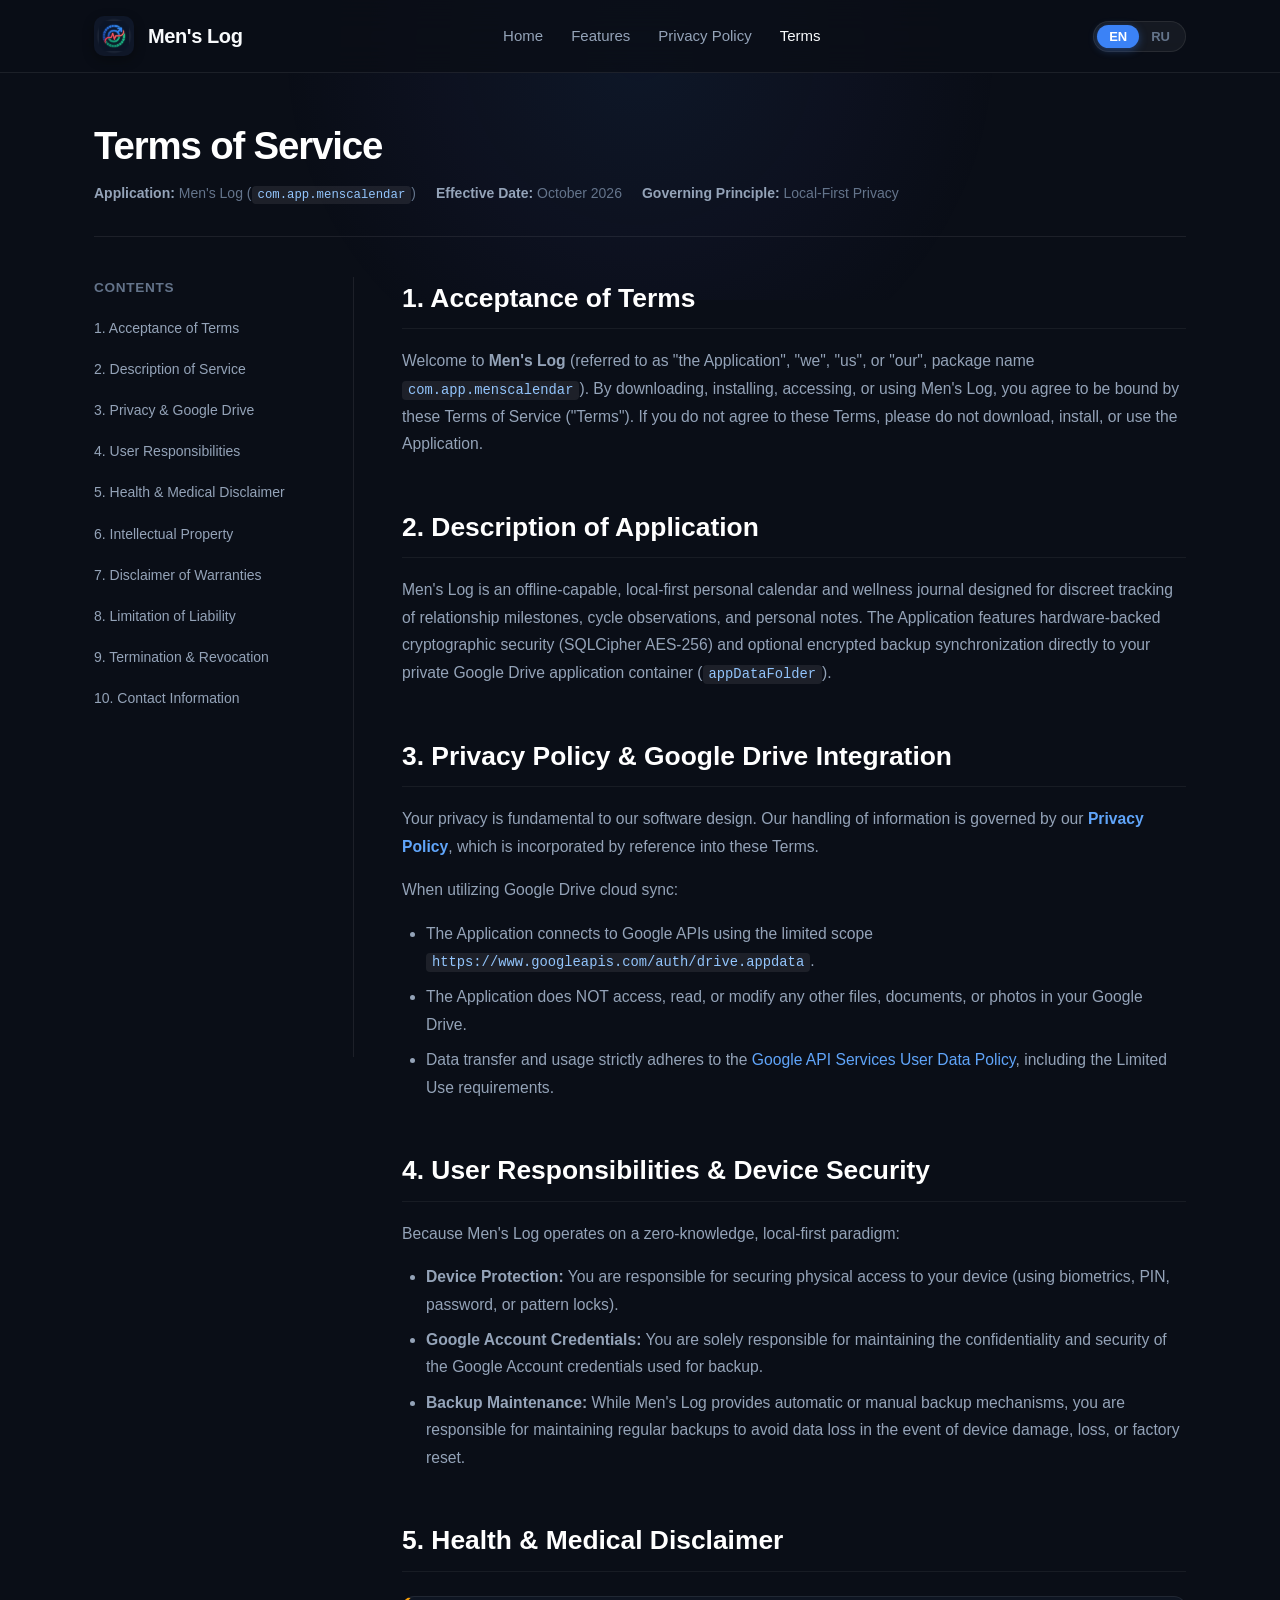
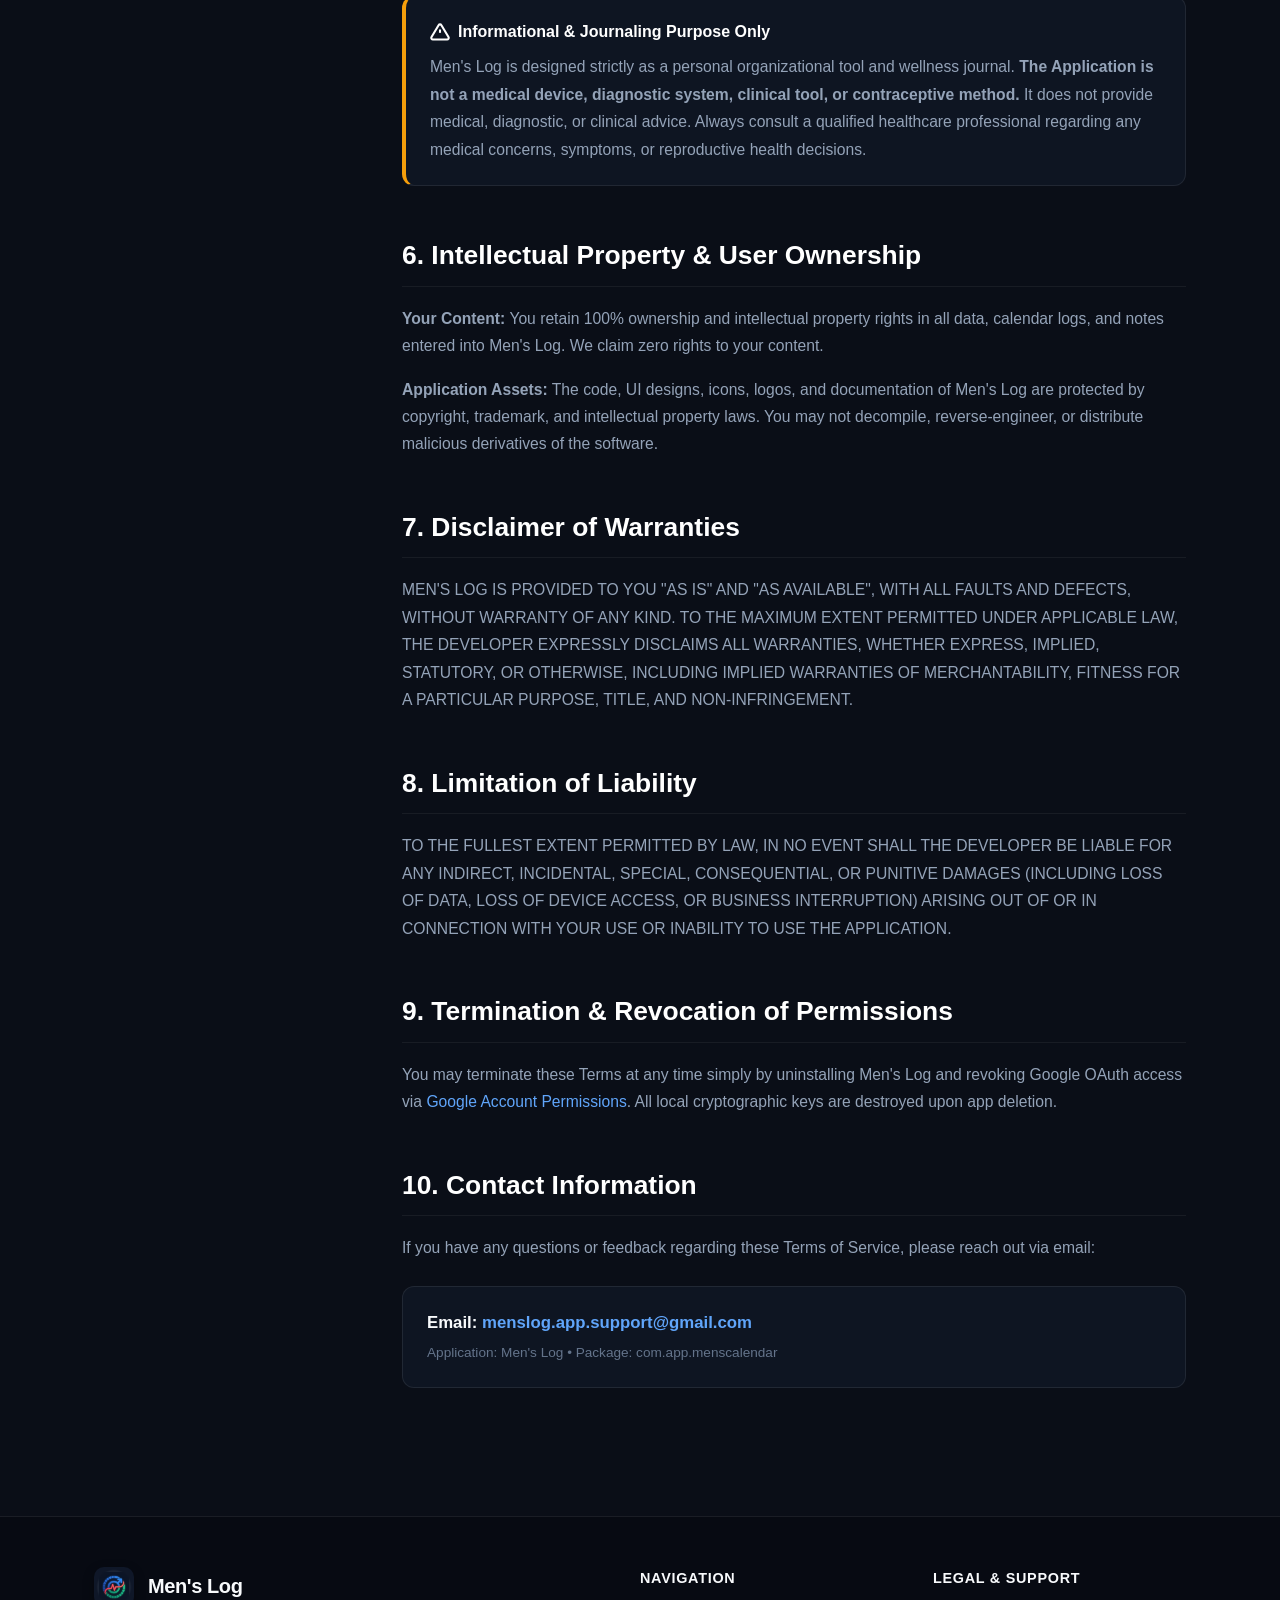
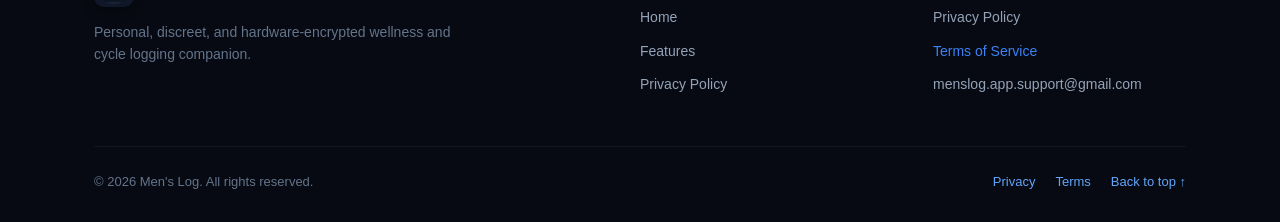
<file: terms.html>
<!DOCTYPE html>
<html lang="en">
<head>
  <meta charset="UTF-8">
  <meta name="viewport" content="width=device-width, initial-scale=1.0">
  <title data-title-en="Terms of Service — Men's Log" data-title-ru="Условия использования — Men's Log">Terms of Service — Men's Log</title>
  
  <meta name="description" content="Terms of Service for Men's Log (com.app.menscalendar). Personal wellness and cycle tracking application.">
  <meta name="theme-color" content="#0a0e17">
  
  <!-- Favicon -->
  <link rel="icon" type="image/png" sizes="32x32" href="assets/app-icon-32.png">
  <link rel="icon" type="image/png" sizes="192x192" href="assets/app-icon-192.png">
  <link rel="apple-touch-icon" href="assets/app-icon.png">
  
  <link rel="stylesheet" href="assets/style.css">
  
  <script>
    (function() {
      try {
        var params = new URLSearchParams(window.location.search);
        var lang = params.get('lang') || localStorage.getItem('menslog_lang') || 'en';
        if (lang === 'ru' || lang === 'en') {
          document.documentElement.setAttribute('lang', lang);
          document.addEventListener('DOMContentLoaded', function() {
            document.body.setAttribute('data-lang', lang);
          });
        }
      } catch(e) {}
    })();
  </script>
</head>
<body data-lang="en">

  <!-- Header -->
  <header class="site-header">
    <div class="container header-inner">
      <a href="index.html" class="brand">
        <img src="assets/app-icon.png" alt="Men's Log App Icon" class="brand-icon">
        <span class="brand-title">Men's Log</span>
      </a>

      <nav>
        <ul class="nav-menu">
          <li>
            <a href="index.html" class="nav-link">
              <span class="lang-en">Home</span>
              <span class="lang-ru">Главная</span>
            </a>
          </li>
          <li>
            <a href="index.html#features" class="nav-link">
              <span class="lang-en">Features</span>
              <span class="lang-ru">Возможности</span>
            </a>
          </li>
          <li>
            <a href="privacy.html" class="nav-link">
              <span class="lang-en">Privacy Policy</span>
              <span class="lang-ru">Конфиденциальность</span>
            </a>
          </li>
          <li>
            <a href="terms.html" class="nav-link active">
              <span class="lang-en">Terms</span>
              <span class="lang-ru">Условия</span>
            </a>
          </li>
        </ul>
      </nav>

      <div class="lang-switch" role="group" aria-label="Language selector">
        <button type="button" class="lang-btn active" data-lang-btn="en" aria-pressed="true">EN</button>
        <button type="button" class="lang-btn" data-lang-btn="ru" aria-pressed="false">RU</button>
      </div>
    </div>
  </header>

  <!-- Legal Content -->
  <main class="legal-page">
    <div class="container">
      <div class="legal-header">
        <h1 class="hero-title" style="font-size: 2.4rem; margin-bottom: 12px;">
          <span class="lang-en">Terms of Service</span>
          <span class="lang-ru">Условия использования</span>
        </h1>
        <div class="legal-meta">
          <div class="legal-meta-item">
            <strong>Application:</strong> Men's Log (<code class="code-badge">com.app.menscalendar</code>)
          </div>
          <div class="legal-meta-item">
            <strong>Effective Date:</strong> October 2026
          </div>
          <div class="legal-meta-item">
            <strong>Governing Principle:</strong> Local-First Privacy
          </div>
        </div>
      </div>

      <div class="legal-content">
        <!-- Table of Contents -->
        <aside class="legal-toc">
          <div class="legal-toc-title">
            <span class="lang-en">Contents</span>
            <span class="lang-ru">Разделы</span>
          </div>
          <ul class="toc-list">
            <li><a href="#acceptance"><span class="lang-en">1. Acceptance of Terms</span><span class="lang-ru">1. Принятие условий</span></a></li>
            <li><a href="#description"><span class="lang-en">2. Description of Service</span><span class="lang-ru">2. Описание приложения</span></a></li>
            <li><a href="#privacy-integration"><span class="lang-en">3. Privacy &amp; Google Drive</span><span class="lang-ru">3. Приватность и Google Drive</span></a></li>
            <li><a href="#user-responsibilities"><span class="lang-en">4. User Responsibilities</span><span class="lang-ru">4. Ответственность пользователя</span></a></li>
            <li><a href="#health-disclaimer"><span class="lang-en">5. Health &amp; Medical Disclaimer</span><span class="lang-ru">5. Медицинский отказ</span></a></li>
            <li><a href="#intellectual-property"><span class="lang-en">6. Intellectual Property</span><span class="lang-ru">6. Интеллектуальная собственность</span></a></li>
            <li><a href="#warranty-disclaimer"><span class="lang-en">7. Disclaimer of Warranties</span><span class="lang-ru">7. Отказ от гарантий</span></a></li>
            <li><a href="#liability"><span class="lang-en">8. Limitation of Liability</span><span class="lang-ru">8. Ограничение ответственности</span></a></li>
            <li><a href="#termination"><span class="lang-en">9. Termination &amp; Revocation</span><span class="lang-ru">9. Прекращение использования</span></a></li>
            <li><a href="#contact"><span class="lang-en">10. Contact Information</span><span class="lang-ru">10. Контактная информация</span></a></li>
          </ul>
        </aside>

        <!-- Body -->
        <div class="legal-body">

          <!-- Section 1 -->
          <section id="acceptance">
            <h2>
              <span class="lang-en">1. Acceptance of Terms</span>
              <span class="lang-ru">1. Принятие условий использования</span>
            </h2>
            <p class="lang-en">
              Welcome to <strong>Men's Log</strong> (referred to as "the Application", "we", "us", or "our", package name <code class="code-badge">com.app.menscalendar</code>). By downloading, installing, accessing, or using Men's Log, you agree to be bound by these Terms of Service ("Terms"). If you do not agree to these Terms, please do not download, install, or use the Application.
            </p>
            <p class="lang-ru">
              Добро пожаловать в <strong>Men's Log</strong> (далее «Приложение», пакет <code class="code-badge">com.app.menscalendar</code>). Скачивая, устанавливая или используя Men's Log, вы подтверждаете согласие с настоящими Условиями использования («Условия»). Если вы не согласны с настоящими Условиями, пожалуйста, не устанавливайте и не используйте Приложение.
            </p>
          </section>

          <!-- Section 2 -->
          <section id="description">
            <h2>
              <span class="lang-en">2. Description of Application</span>
              <span class="lang-ru">2. Описание сервиса и приложения</span>
            </h2>
            <p class="lang-en">
              Men's Log is an offline-capable, local-first personal calendar and wellness journal designed for discreet tracking of relationship milestones, cycle observations, and personal notes. The Application features hardware-backed cryptographic security (SQLCipher AES-256) and optional encrypted backup synchronization directly to your private Google Drive application container (<code class="code-badge">appDataFolder</code>).
            </p>
            <p class="lang-ru">
              Men's Log — автономное локальное приложение-календарь и журнал самочувствия, разработанное для конфиденциального учёта дат отношений, фаз циклов и персональных заметок. Приложение использует аппаратное шифрование (SQLCipher AES-256) и опциональную синхронизацию зашифрованных резервных копий напрямую в изолированную скрытую папку вашего Google Drive (<code class="code-badge">appDataFolder</code>).
            </p>
          </section>

          <!-- Section 3 -->
          <section id="privacy-integration">
            <h2>
              <span class="lang-en">3. Privacy Policy &amp; Google Drive Integration</span>
              <span class="lang-ru">3. Политика конфиденциальности и Google Drive</span>
            </h2>
            <p class="lang-en">
              Your privacy is fundamental to our software design. Our handling of information is governed by our <a href="privacy.html"><strong>Privacy Policy</strong></a>, which is incorporated by reference into these Terms.
            </p>
            <p class="lang-ru">
              Защита ваших данных — основополагающий принцип нашей разработки. Обработка данных регламентируется <a href="privacy.html"><strong>Политикой конфиденциальности</strong></a>, являющейся неотъемлемой частью настоящих Условий.
            </p>
            <p class="lang-en">
              When utilizing Google Drive cloud sync:
            </p>
            <p class="lang-ru">
              При использовании облачной синхронизации Google Drive:
            </p>
            <ul class="lang-en">
              <li>The Application connects to Google APIs using the limited scope <code class="code-badge">https://www.googleapis.com/auth/drive.appdata</code>.</li>
              <li>The Application does NOT access, read, or modify any other files, documents, or photos in your Google Drive.</li>
              <li>Data transfer and usage strictly adheres to the <a href="https://developers.google.com/terms/api-services-user-data-policy" target="_blank" rel="noopener noreferrer">Google API Services User Data Policy</a>, including the Limited Use requirements.</li>
            </ul>
            <ul class="lang-ru">
              <li>Приложение подключается к Google API с использованием строго ограниченной области <code class="code-badge">https://www.googleapis.com/auth/drive.appdata</code>.</li>
              <li>Приложение НЕ имеет доступа к другим вашим документам, фото или файлам на Google Диске.</li>
              <li>Передача и использование данных строго соответствуют требованиям <a href="https://developers.google.com/terms/api-services-user-data-policy" target="_blank" rel="noopener noreferrer">Google API Services User Data Policy</a> (Limited Use).</li>
            </ul>
          </section>

          <!-- Section 4 -->
          <section id="user-responsibilities">
            <h2>
              <span class="lang-en">4. User Responsibilities &amp; Device Security</span>
              <span class="lang-ru">4. Обязанности пользователя и безопасность устройства</span>
            </h2>
            <p class="lang-en">
              Because Men's Log operates on a zero-knowledge, local-first paradigm:
            </p>
            <p class="lang-ru">
              Поскольку Men's Log работает по принципу локального хранения с нулевым разглашением:
            </p>
            <ul class="lang-en">
              <li><strong>Device Protection:</strong> You are responsible for securing physical access to your device (using biometrics, PIN, password, or pattern locks).</li>
              <li><strong>Google Account Credentials:</strong> You are solely responsible for maintaining the confidentiality and security of the Google Account credentials used for backup.</li>
              <li><strong>Backup Maintenance:</strong> While Men's Log provides automatic or manual backup mechanisms, you are responsible for maintaining regular backups to avoid data loss in the event of device damage, loss, or factory reset.</li>
            </ul>
            <ul class="lang-ru">
              <li><strong>Защита смартфона:</strong> вы несёте ответственность за ограничение физического доступа к своему устройству (с помощью биометрии, PIN-кода или пароля).</li>
              <li><strong>Учётная запись Google:</strong> вы несёте единоличную ответственность за безопасность доступа к своему Google Аккаунту, используемому для бэкапа.</li>
              <li><strong>Резервные копии:</strong> регулярное создание резервных копий обеспечивает сохранность ваших данных при смене устройства или аппаратном сбросе.</li>
            </ul>
          </section>

          <!-- Section 5 -->
          <section id="health-disclaimer">
            <h2>
              <span class="lang-en">5. Health &amp; Medical Disclaimer</span>
              <span class="lang-ru">5. Медицинский отказ от ответственности</span>
            </h2>
            <div class="legal-box warning">
              <div class="legal-box-title">
                <svg width="20" height="20" viewBox="0 0 24 24" fill="none" stroke="currentColor" stroke-width="2.5"><path d="M10.29 3.86L1.82 18a2 2 0 0 0 1.71 3h16.94a2 2 0 0 0 1.71-3L13.71 3.86a2 2 0 0 0-3.42 0z"></path><line x1="12" y1="9" x2="12" y2="13"></line><line x1="12" y1="17" x2="12.01" y2="17"></line></svg>
                <span class="lang-en">Informational &amp; Journaling Purpose Only</span>
                <span class="lang-ru">Исключительно информационное назначение</span>
              </div>
              <p class="lang-en" style="margin-bottom: 0;">
                Men's Log is designed strictly as a personal organizational tool and wellness journal. <strong>The Application is not a medical device, diagnostic system, clinical tool, or contraceptive method.</strong> It does not provide medical, diagnostic, or clinical advice. Always consult a qualified healthcare professional regarding any medical concerns, symptoms, or reproductive health decisions.
              </p>
              <p class="lang-ru" style="margin-bottom: 0;">
                Men's Log предназначен исключительно для персонального планирования и ведения личных записей. <strong>Приложение не является медицинским изделием, диагностическим инструментом или средством контрацепции.</strong> Приложение не даёт медицинских рекомендаций. По любым вопросам здоровья всегда консультируйтесь с квалифицированными врачами.
              </p>
            </div>
          </section>

          <!-- Section 6 -->
          <section id="intellectual-property">
            <h2>
              <span class="lang-en">6. Intellectual Property &amp; User Ownership</span>
              <span class="lang-ru">6. Права на интеллектуальную собственность</span>
            </h2>
            <p class="lang-en">
              <strong>Your Content:</strong> You retain 100% ownership and intellectual property rights in all data, calendar logs, and notes entered into Men's Log. We claim zero rights to your content.
            </p>
            <p class="lang-ru">
              <strong>Ваши данные:</strong> вы сохраняете 100% прав на всю информацию, записи и заметки, введённые в Men's Log. Мы не претендуем ни на какие права на ваш контент.
            </p>
            <p class="lang-en">
              <strong>Application Assets:</strong> The code, UI designs, icons, logos, and documentation of Men's Log are protected by copyright, trademark, and intellectual property laws. You may not decompile, reverse-engineer, or distribute malicious derivatives of the software.
            </p>
            <p class="lang-ru">
              <strong>Ресурсы приложения:</strong> программный код, дизайн интерфейса, иконки, логотип и сопроводительная документация Men's Log защищены законодательством об интеллектуальной собственности. Запрещается декомпиляция и создание вредоносных модификаций.
            </p>
          </section>

          <!-- Section 7 -->
          <section id="warranty-disclaimer">
            <h2>
              <span class="lang-en">7. Disclaimer of Warranties</span>
              <span class="lang-ru">7. Отказ от гарантийных обязательств</span>
            </h2>
            <p class="lang-en">
              MEN'S LOG IS PROVIDED TO YOU "AS IS" AND "AS AVAILABLE", WITH ALL FAULTS AND DEFECTS, WITHOUT WARRANTY OF ANY KIND. TO THE MAXIMUM EXTENT PERMITTED UNDER APPLICABLE LAW, THE DEVELOPER EXPRESSLY DISCLAIMS ALL WARRANTIES, WHETHER EXPRESS, IMPLIED, STATUTORY, OR OTHERWISE, INCLUDING IMPLIED WARRANTIES OF MERCHANTABILITY, FITNESS FOR A PARTICULAR PURPOSE, TITLE, AND NON-INFRINGEMENT.
            </p>
            <p class="lang-ru">
              ПРИЛОЖЕНИЕ MEN'S LOG ПРЕДОСТАВЛЯЕТСЯ НА УСЛОВИЯХ «КАК ЕСТЬ» (AS IS) И «ПО МЕРЕ ДОСТУПНОСТИ» (AS AVAILABLE), СО ВСЕМИ ВОЗМОЖНЫМИ НЕДОЧЁТАМИ. В МАКСИМАЛЬНОЙ СТЕПЕНИ, ДОПУСКАЕМОЙ ЗАКОНОМ, РАЗРАБОТЧИК ОТКАЗЫВАЕТСЯ ОТ ЛЮБЫХ ПРЯМЫХ ИЛИ КОСВЕННЫХ ГАРАНТИЙ, ВКЛЮЧАЯ ГАРАНТИИ ПРИГОДНОСТИ ДЛЯ ОПРЕДЕЛЁННОЙ ЦЕЛИ ИЛИ БЕСПЕРЕБОЙНОЙ РАБОТЫ.
            </p>
          </section>

          <!-- Section 8 -->
          <section id="liability">
            <h2>
              <span class="lang-en">8. Limitation of Liability</span>
              <span class="lang-ru">8. Ограничение ответственности</span>
            </h2>
            <p class="lang-en">
              TO THE FULLEST EXTENT PERMITTED BY LAW, IN NO EVENT SHALL THE DEVELOPER BE LIABLE FOR ANY INDIRECT, INCIDENTAL, SPECIAL, CONSEQUENTIAL, OR PUNITIVE DAMAGES (INCLUDING LOSS OF DATA, LOSS OF DEVICE ACCESS, OR BUSINESS INTERRUPTION) ARISING OUT OF OR IN CONNECTION WITH YOUR USE OR INABILITY TO USE THE APPLICATION.
            </p>
            <p class="lang-ru">
              В МАКСИМАЛЬНОЙ СТЕПЕНИ, ДОПУСКАЕМОЙ ПРИМЕНИМЫМ ЗАКОНОДАТЕЛЬСТВОМ, РАЗРАБОТЧИК НЕ НЕСЁТ ОТВЕТСТВЕННОСТИ ЗА ЛЮБЫЕ КОСВЕННЫЕ, СЛУЧАЙНЫЕ ИЛИ ПОСЛЕДУЮЩИЕ УБЫТКИ (ВКЛЮЧАЯ ПОТЕРЮ ДАННЫХ ИЛИ УТРАТУ ДОСТУПА К УСТРОЙСТВУ), ВОЗНИКШИЕ В СВЯЗИ С ИСПОЛЬЗОВАНИЕМ ПРИЛОЖЕНИЯ.
            </p>
          </section>

          <!-- Section 9 -->
          <section id="termination">
            <h2>
              <span class="lang-en">9. Termination &amp; Revocation of Permissions</span>
              <span class="lang-ru">9. Прекращение действия соглашения</span>
            </h2>
            <p class="lang-en">
              You may terminate these Terms at any time simply by uninstalling Men's Log and revoking Google OAuth access via <a href="https://myaccount.google.com/permissions" target="_blank" rel="noopener noreferrer">Google Account Permissions</a>. All local cryptographic keys are destroyed upon app deletion.
            </p>
            <p class="lang-ru">
              Вы можете прекратить действие настоящих Условий в любой момент, просто удалив Men's Log со своего устройства и отозвав доступ Google OAuth через <a href="https://myaccount.google.com/permissions" target="_blank" rel="noopener noreferrer">Настройки Google Аккаунта</a>. При удалении приложения все локальные криптографические ключи уничтожаются.
            </p>
          </section>

          <!-- Section 10 -->
          <section id="contact">
            <h2>
              <span class="lang-en">10. Contact Information</span>
              <span class="lang-ru">10. Контактная информация</span>
            </h2>
            <p class="lang-en">
              If you have any questions or feedback regarding these Terms of Service, please reach out via email:
            </p>
            <p class="lang-ru">
              Если у вас есть вопросы относительно настоящих Условий использования, свяжитесь с нами по электронной почте:
            </p>

            <div class="legal-box">
              <!-- Замените на ваш Support Email из Google Cloud OAuth Consent Screen -->
              <div style="font-size: 1.05rem; font-weight: 600;">
                Email: <a href="mailto:menslog.app.support@gmail.com">menslog.app.support@gmail.com</a>
              </div>
              <div style="font-size: 0.85rem; color: var(--text-muted); margin-top: 6px;">
                Application: Men's Log • Package: com.app.menscalendar
              </div>
            </div>
          </section>

        </div>
      </div>
    </div>
  </main>

  <!-- Footer -->
  <footer class="site-footer">
    <div class="container">
      <div class="footer-top">
        <div class="footer-brand">
          <a href="index.html" class="brand">
            <img src="assets/app-icon.png" alt="Men's Log Icon" class="brand-icon">
            <span class="brand-title">Men's Log</span>
          </a>
          <p class="footer-desc">
            <span class="lang-en">Personal, discreet, and hardware-encrypted wellness and cycle logging companion.</span>
            <span class="lang-ru">Персональный, конфиденциальный и аппаратно защищённый дневник мужского здоровья.</span>
          </p>
        </div>

        <div class="footer-col">
          <h4>
            <span class="lang-en">Navigation</span>
            <span class="lang-ru">Навигация</span>
          </h4>
          <ul class="footer-links">
            <li><a href="index.html"><span class="lang-en">Home</span><span class="lang-ru">Главная</span></a></li>
            <li><a href="index.html#features"><span class="lang-en">Features</span><span class="lang-ru">Возможности</span></a></li>
            <li><a href="privacy.html"><span class="lang-en">Privacy Policy</span><span class="lang-ru">Политика конфиденциальности</span></a></li>
          </ul>
        </div>

        <div class="footer-col">
          <h4>
            <span class="lang-en">Legal &amp; Support</span>
            <span class="lang-ru">Документы</span>
          </h4>
          <ul class="footer-links">
            <li><a href="privacy.html"><span class="lang-en">Privacy Policy</span><span class="lang-ru">Политика конфиденциальности</span></a></li>
            <li><a href="terms.html" style="color: var(--accent-blue);"><span class="lang-en">Terms of Service</span><span class="lang-ru">Условия использования</span></a></li>
            <!-- Замените на ваш Support Email из Google Cloud OAuth Consent Screen -->
            <li><a href="mailto:menslog.app.support@gmail.com">menslog.app.support@gmail.com</a></li>
          </ul>
        </div>
      </div>

      <div class="footer-bottom">
        <div>&copy; 2026 Men's Log. All rights reserved.</div>
        <div class="footer-bottom-links">
          <a href="privacy.html"><span class="lang-en">Privacy</span><span class="lang-ru">Конфиденциальность</span></a>
          <a href="terms.html"><span class="lang-en">Terms</span><span class="lang-ru">Условия</span></a>
          <a href="#top">Back to top &uarr;</a>
        </div>
      </div>
    </div>
  </footer>

  <script src="assets/main.js"></script>
</body>
</html>
</file>
<file: assets/style.css>
/* ==========================================================================
   Men's Log — Official Website & Compliance Documentation Stylesheet
   Theme: Premium Dark Vault / High Security / High Contrast
   ========================================================================== */

:root {
  --bg-primary: #0a0e17;
  --bg-secondary: #0f172a;
  --bg-card: rgba(17, 24, 39, 0.75);
  --bg-card-hover: rgba(24, 34, 53, 0.9);
  --bg-card-solid: #111827;
  --bg-badge: rgba(59, 130, 246, 0.12);
  --bg-badge-green: rgba(16, 185, 129, 0.12);

  --border-color: rgba(255, 255, 255, 0.08);
  --border-hover: rgba(59, 130, 246, 0.4);
  --border-green: rgba(16, 185, 129, 0.4);

  --text-primary: #f8fafc;
  --text-secondary: #94a3b8;
  --text-muted: #64748b;
  --text-link: #60a5fa;

  --accent-blue: #3b82f6;
  --accent-indigo: #6366f1;
  --accent-emerald: #10b981;
  --accent-cyan: #06b6d4;
  --accent-gradient: linear-gradient(135deg, #3b82f6 0%, #8b5cf6 100%);
  --accent-gradient-text: linear-gradient(135deg, #60a5fa 0%, #a78bfa 100%);

  --radius-sm: 6px;
  --radius-md: 12px;
  --radius-lg: 20px;
  --radius-xl: 32px;

  --shadow-card: 0 10px 30px -10px rgba(0, 0, 0, 0.5);
  --shadow-glow: 0 0 35px -5px rgba(59, 130, 246, 0.2);
  --shadow-green-glow: 0 0 25px -5px rgba(16, 185, 129, 0.3);

  --font-sans: -apple-system, BlinkMacSystemFont, "Segoe UI", Roboto, "Helvetica Neue", Arial, sans-serif;
  --font-mono: ui-monospace, SFMono-Regular, Menlo, Monaco, Consolas, "Liberation Mono", "Courier New", monospace;
  --max-width: 1140px;
}

/* Base Reset */
*, *::before, *::after {
  box-sizing: border-box;
  margin: 0;
  padding: 0;
}

html {
  font-size: 16px;
  scroll-behavior: smooth;
}

body {
  font-family: var(--font-sans);
  background-color: var(--bg-primary);
  color: var(--text-primary);
  line-height: 1.65;
  min-height: 100vh;
  display: flex;
  flex-direction: column;
  overflow-x: hidden;
  -webkit-font-smoothing: antialiased;
  -moz-osx-font-smoothing: grayscale;
}

/* Background ambient glow */
body::before {
  content: "";
  position: fixed;
  top: -200px;
  left: 50%;
  transform: translateX(-50%);
  width: 900px;
  height: 500px;
  background: radial-gradient(circle, rgba(59, 130, 246, 0.08) 0%, rgba(99, 102, 241, 0.04) 40%, transparent 70%);
  z-index: -1;
  pointer-events: none;
}

/* Language switching rule */
[data-lang="en"] .lang-ru {
  display: none !important;
}

[data-lang="ru"] .lang-en {
  display: none !important;
}

/* Container */
.container {
  width: 100%;
  max-width: var(--max-width);
  margin: 0 auto;
  padding: 0 24px;
}

/* Links */
a {
  color: var(--text-link);
  text-decoration: none;
  transition: color 0.2s ease;
}

a:hover {
  color: #93c5fd;
  text-decoration: underline;
}

/* ==========================================================================
   Header & Navigation
   ========================================================================== */

.site-header {
  position: sticky;
  top: 0;
  z-index: 100;
  background: rgba(10, 14, 23, 0.82);
  backdrop-filter: blur(16px);
  -webkit-backdrop-filter: blur(16px);
  border-bottom: 1px solid var(--border-color);
}

.header-inner {
  display: flex;
  align-items: center;
  justify-content: space-between;
  height: 72px;
}

.brand {
  display: flex;
  align-items: center;
  gap: 14px;
  text-decoration: none;
}

.brand-icon {
  width: 40px;
  height: 40px;
  border-radius: 10px;
  box-shadow: 0 4px 12px rgba(0, 0, 0, 0.3);
  display: block;
}

.brand-title {
  font-size: 1.25rem;
  font-weight: 700;
  color: var(--text-primary);
  letter-spacing: -0.02em;
}

.nav-menu {
  display: flex;
  align-items: center;
  gap: 28px;
  list-style: none;
}

.nav-link {
  color: var(--text-secondary);
  font-size: 0.938rem;
  font-weight: 500;
  transition: color 0.2s ease;
}

.nav-link:hover,
.nav-link.active {
  color: var(--text-primary);
  text-decoration: none;
}

.lang-switch {
  display: inline-flex;
  align-items: center;
  background: rgba(255, 255, 255, 0.05);
  border: 1px solid var(--border-color);
  border-radius: 20px;
  padding: 3px;
  margin-left: 12px;
}

.lang-btn {
  background: transparent;
  border: none;
  color: var(--text-muted);
  font-size: 0.813rem;
  font-weight: 600;
  padding: 4px 12px;
  border-radius: 16px;
  cursor: pointer;
  transition: all 0.2s ease;
}

.lang-btn.active {
  background: var(--accent-blue);
  color: #ffffff;
  box-shadow: 0 2px 8px rgba(59, 130, 246, 0.4);
}

.lang-btn:hover:not(.active) {
  color: var(--text-primary);
}

/* Mobile nav toggle */
.menu-toggle {
  display: none;
  background: none;
  border: 1px solid var(--border-color);
  border-radius: var(--radius-sm);
  color: var(--text-primary);
  padding: 8px;
  cursor: pointer;
}

/* ==========================================================================
   Hero Section
   ========================================================================== */

.hero {
  padding: 80px 0 60px;
  position: relative;
}

.hero-grid {
  display: grid;
  grid-template-columns: 1.15fr 0.85fr;
  gap: 50px;
  align-items: center;
}

.hero-badge {
  display: inline-flex;
  align-items: center;
  gap: 8px;
  background: var(--bg-badge);
  border: 1px solid rgba(59, 130, 246, 0.3);
  padding: 6px 14px;
  border-radius: 30px;
  font-size: 0.813rem;
  font-weight: 600;
  color: #93c5fd;
  margin-bottom: 20px;
}

.hero-badge-dot {
  width: 8px;
  height: 8px;
  border-radius: 50%;
  background: var(--accent-emerald);
  box-shadow: 0 0 8px var(--accent-emerald);
}

.hero-title {
  font-size: 2.85rem;
  line-height: 1.18;
  font-weight: 800;
  letter-spacing: -0.03em;
  margin-bottom: 20px;
  color: #ffffff;
}

.hero-title .gradient-text {
  background: var(--accent-gradient-text);
  -webkit-background-clip: text;
  -webkit-text-fill-color: transparent;
}

.hero-subtitle {
  font-size: 1.125rem;
  line-height: 1.7;
  color: var(--text-secondary);
  margin-bottom: 32px;
  max-width: 560px;
}

.hero-actions {
  display: flex;
  flex-wrap: wrap;
  gap: 16px;
  margin-bottom: 32px;
}

.btn {
  display: inline-flex;
  align-items: center;
  justify-content: center;
  gap: 10px;
  padding: 12px 24px;
  font-size: 0.95rem;
  font-weight: 600;
  border-radius: var(--radius-md);
  text-decoration: none;
  transition: all 0.2s ease;
  cursor: pointer;
}

.btn-primary {
  background: var(--accent-blue);
  color: #ffffff;
  box-shadow: 0 4px 14px rgba(59, 130, 246, 0.4);
  border: 1px solid rgba(255, 255, 255, 0.1);
}

.btn-primary:hover {
  background: #2563eb;
  color: #ffffff;
  text-decoration: none;
  transform: translateY(-1px);
  box-shadow: 0 6px 20px rgba(59, 130, 246, 0.5);
}

.btn-secondary {
  background: rgba(255, 255, 255, 0.05);
  color: var(--text-primary);
  border: 1px solid var(--border-color);
}

.btn-secondary:hover {
  background: rgba(255, 255, 255, 0.1);
  color: #ffffff;
  text-decoration: none;
  border-color: rgba(255, 255, 255, 0.2);
}

.hero-specs {
  display: flex;
  flex-wrap: wrap;
  gap: 24px;
  border-top: 1px solid var(--border-color);
  padding-top: 24px;
}

.spec-item {
  display: flex;
  align-items: center;
  gap: 8px;
  font-size: 0.85rem;
  color: var(--text-muted);
}

.spec-item svg {
  color: var(--accent-emerald);
  flex-shrink: 0;
}

/* ==========================================================================
   CSS Phone Mockup (Ultra-clean, Synthetic UI)
   ========================================================================== */

.mockup-wrapper {
  position: relative;
  display: flex;
  justify-content: center;
}

.phone-mockup {
  width: 320px;
  background: #0d131f;
  border-radius: 44px;
  padding: 12px;
  box-shadow: 0 25px 60px -15px rgba(0, 0, 0, 0.8),
              0 0 0 1px rgba(255, 255, 255, 0.1),
              0 0 40px rgba(59, 130, 246, 0.15);
  position: relative;
}

.phone-inner {
  background: #090d16;
  border-radius: 34px;
  border: 1px solid rgba(255, 255, 255, 0.06);
  padding: 16px 14px 20px;
  overflow: hidden;
  position: relative;
}

.phone-notch {
  width: 90px;
  height: 20px;
  background: #000000;
  border-radius: 0 0 12px 12px;
  margin: -16px auto 14px;
  display: flex;
  align-items: center;
  justify-content: center;
  gap: 6px;
}

.notch-camera {
  width: 8px;
  height: 8px;
  border-radius: 50%;
  background: #111a2e;
}

.notch-sensor {
  width: 4px;
  height: 4px;
  border-radius: 50%;
  background: #080c14;
}

.phone-status-bar {
  display: flex;
  justify-content: space-between;
  align-items: center;
  font-size: 0.7rem;
  color: var(--text-muted);
  margin-bottom: 14px;
  padding: 0 4px;
  font-family: var(--font-mono);
}

.phone-app-header {
  display: flex;
  align-items: center;
  justify-content: space-between;
  margin-bottom: 16px;
  padding-bottom: 10px;
  border-bottom: 1px solid rgba(255, 255, 255, 0.05);
}

.phone-app-brand {
  display: flex;
  align-items: center;
  gap: 8px;
}

.phone-app-brand img {
  width: 24px;
  height: 24px;
  border-radius: 6px;
}

.phone-app-brand span {
  font-size: 0.9rem;
  font-weight: 700;
  color: var(--text-primary);
}

.phone-shield-badge {
  display: flex;
  align-items: center;
  gap: 4px;
  background: rgba(16, 185, 129, 0.15);
  border: 1px solid rgba(16, 185, 129, 0.3);
  padding: 2px 8px;
  border-radius: 12px;
  font-size: 0.65rem;
  color: #34d399;
  font-weight: 600;
}

/* Mockup Synthetic Calendar Grid */
.phone-calendar-card {
  background: rgba(255, 255, 255, 0.03);
  border: 1px solid rgba(255, 255, 255, 0.06);
  border-radius: 14px;
  padding: 12px 10px;
  margin-bottom: 12px;
}

.calendar-card-header {
  display: flex;
  justify-content: space-between;
  font-size: 0.75rem;
  font-weight: 600;
  color: var(--text-secondary);
  margin-bottom: 8px;
}

.mini-grid {
  display: grid;
  grid-template-columns: repeat(7, 1fr);
  gap: 4px;
  text-align: center;
}

.mini-day-name {
  font-size: 0.6rem;
  color: var(--text-muted);
  font-weight: 600;
  padding-bottom: 2px;
}

.mini-day {
  font-size: 0.65rem;
  padding: 4px 0;
  border-radius: 6px;
  color: var(--text-secondary);
  background: rgba(255, 255, 255, 0.02);
}

.mini-day.active-cycle {
  background: rgba(239, 68, 68, 0.2);
  color: #fca5a5;
  font-weight: 700;
  border: 1px solid rgba(239, 68, 68, 0.4);
}

.mini-day.predicted {
  background: rgba(59, 130, 246, 0.2);
  color: #93c5fd;
  border: 1px dashed rgba(59, 130, 246, 0.4);
}

.mini-day.current {
  background: var(--accent-blue);
  color: #ffffff;
  font-weight: 700;
}

/* Mockup Security & Sync Cards */
.phone-info-card {
  background: rgba(255, 255, 255, 0.03);
  border: 1px solid rgba(255, 255, 255, 0.06);
  border-radius: 12px;
  padding: 10px;
  margin-bottom: 10px;
  display: flex;
  align-items: center;
  gap: 10px;
}

.card-icon-box {
  width: 32px;
  height: 32px;
  border-radius: 8px;
  background: rgba(59, 130, 246, 0.15);
  display: flex;
  align-items: center;
  justify-content: center;
  color: var(--accent-blue);
  flex-shrink: 0;
}

.card-icon-box.green {
  background: rgba(16, 185, 129, 0.15);
  color: var(--accent-emerald);
}

.card-content-box {
  flex: 1;
  min-width: 0;
}

.card-title-text {
  font-size: 0.72rem;
  font-weight: 700;
  color: var(--text-primary);
  line-height: 1.2;
}

.card-subtitle-text {
  font-size: 0.65rem;
  color: var(--text-muted);
  white-space: nowrap;
  overflow: hidden;
  text-overflow: ellipsis;
}

.phone-biometric-bar {
  display: flex;
  align-items: center;
  justify-content: center;
  gap: 6px;
  padding: 8px 10px;
  background: rgba(16, 185, 129, 0.08);
  border: 1px solid rgba(16, 185, 129, 0.2);
  border-radius: 10px;
  font-size: 0.68rem;
  color: #34d399;
  font-weight: 600;
}

/* ==========================================================================
   Sections General
   ========================================================================== */

.section {
  padding: 70px 0;
  border-top: 1px solid var(--border-color);
}

.section-header {
  text-align: center;
  max-width: 720px;
  margin: 0 auto 50px;
}

.section-badge {
  display: inline-block;
  font-size: 0.813rem;
  font-weight: 700;
  text-transform: uppercase;
  letter-spacing: 0.08em;
  color: var(--accent-blue);
  margin-bottom: 12px;
}

.section-title {
  font-size: 2.15rem;
  font-weight: 800;
  letter-spacing: -0.02em;
  margin-bottom: 14px;
  color: #ffffff;
}

.section-subtitle {
  font-size: 1.05rem;
  color: var(--text-secondary);
}

/* ==========================================================================
   Feature Cards Grid
   ========================================================================== */

.features-grid {
  display: grid;
  grid-template-columns: repeat(3, 1fr);
  gap: 24px;
}

.feature-card {
  background: var(--bg-card);
  border: 1px solid var(--border-color);
  border-radius: var(--radius-lg);
  padding: 28px;
  transition: all 0.25s ease;
  position: relative;
  display: flex;
  flex-direction: column;
}

.feature-card:hover {
  background: var(--bg-card-hover);
  border-color: var(--border-hover);
  transform: translateY(-3px);
  box-shadow: var(--shadow-glow);
}

.feature-icon {
  width: 48px;
  height: 48px;
  border-radius: var(--radius-md);
  background: rgba(59, 130, 246, 0.12);
  color: var(--accent-blue);
  display: flex;
  align-items: center;
  justify-content: center;
  margin-bottom: 20px;
}

.feature-icon.emerald {
  background: rgba(16, 185, 129, 0.12);
  color: var(--accent-emerald);
}

.feature-icon.indigo {
  background: rgba(99, 102, 241, 0.12);
  color: var(--accent-indigo);
}

.feature-card h3 {
  font-size: 1.25rem;
  font-weight: 700;
  margin-bottom: 10px;
  color: var(--text-primary);
}

.feature-card p {
  font-size: 0.925rem;
  color: var(--text-secondary);
  line-height: 1.6;
}

/* ==========================================================================
   Google OAuth & Drive appDataFolder Explanation Section
   ========================================================================== */

.oauth-explainer {
  background: linear-gradient(180deg, rgba(17, 24, 39, 0.6) 0%, rgba(10, 14, 23, 0.8) 100%);
  border: 1px solid var(--border-color);
  border-radius: var(--radius-lg);
  padding: 36px;
  margin-top: 30px;
}

.oauth-comparison-grid {
  display: grid;
  grid-template-columns: 1fr 1fr;
  gap: 24px;
  margin: 28px 0;
}

.compare-box {
  border-radius: var(--radius-md);
  padding: 22px;
  border: 1px solid var(--border-color);
}

.compare-box.restricted {
  background: rgba(239, 68, 68, 0.04);
  border-color: rgba(239, 68, 68, 0.2);
}

.compare-box.allowed {
  background: rgba(16, 185, 129, 0.04);
  border-color: rgba(16, 185, 129, 0.3);
}

.compare-title {
  font-size: 1rem;
  font-weight: 700;
  margin-bottom: 12px;
  display: flex;
  align-items: center;
  gap: 8px;
}

.compare-title.red {
  color: #f87171;
}

.compare-title.green {
  color: #34d399;
}

.compare-list {
  list-style: none;
  font-size: 0.875rem;
  color: var(--text-secondary);
}

.compare-list li {
  margin-bottom: 8px;
  display: flex;
  align-items: flex-start;
  gap: 8px;
}

.compare-list li svg {
  flex-shrink: 0;
  margin-top: 3px;
}

/* Callout box for Google Limited Use Notice */
.limited-use-callout {
  background: rgba(59, 130, 246, 0.08);
  border-left: 4px solid var(--accent-blue);
  border-radius: 0 var(--radius-md) var(--radius-md) 0;
  padding: 20px 24px;
  margin-top: 24px;
  font-size: 0.938rem;
  color: #e2e8f0;
}

.limited-use-callout strong {
  color: #ffffff;
}

/* ==========================================================================
   Architecture & Security Diagram Cards
   ========================================================================== */

.arch-flow {
  display: grid;
  grid-template-columns: repeat(4, 1fr);
  gap: 16px;
  margin: 32px 0;
  position: relative;
}

.flow-step {
  background: rgba(17, 24, 39, 0.8);
  border: 1px solid var(--border-color);
  border-radius: var(--radius-md);
  padding: 20px 16px;
  text-align: center;
  position: relative;
}

.flow-number {
  display: inline-flex;
  align-items: center;
  justify-content: center;
  width: 28px;
  height: 28px;
  border-radius: 50%;
  background: var(--bg-badge);
  color: var(--accent-blue);
  font-size: 0.8rem;
  font-weight: 700;
  margin-bottom: 12px;
}

.flow-step h4 {
  font-size: 0.95rem;
  font-weight: 700;
  margin-bottom: 6px;
  color: var(--text-primary);
}

.flow-step p {
  font-size: 0.8rem;
  color: var(--text-muted);
}

/* ==========================================================================
   Legal Document Styles (Privacy Policy & Terms)
   ========================================================================== */

.legal-page {
  padding: 50px 0 80px;
}

.legal-header {
  border-bottom: 1px solid var(--border-color);
  padding-bottom: 30px;
  margin-bottom: 40px;
}

.legal-meta {
  display: flex;
  flex-wrap: wrap;
  gap: 20px;
  font-size: 0.875rem;
  color: var(--text-muted);
  margin-top: 14px;
}

.legal-meta-item strong {
  color: var(--text-secondary);
}

.legal-content {
  display: grid;
  grid-template-columns: 260px 1fr;
  gap: 48px;
}

.legal-toc {
  position: sticky;
  top: 96px;
  max-height: calc(100vh - 120px);
  overflow-y: auto;
  border-right: 1px solid var(--border-color);
  padding-right: 20px;
}

.legal-toc-title {
  font-size: 0.85rem;
  font-weight: 700;
  text-transform: uppercase;
  letter-spacing: 0.05em;
  color: var(--text-muted);
  margin-bottom: 14px;
}

.toc-list {
  list-style: none;
  font-size: 0.875rem;
}

.toc-list li {
  margin-bottom: 10px;
}

.toc-list a {
  color: var(--text-secondary);
  display: block;
  padding: 4px 0;
  transition: color 0.15s ease;
}

.toc-list a:hover {
  color: var(--accent-blue);
  text-decoration: none;
}

.legal-body section {
  margin-bottom: 48px;
  scroll-margin-top: 100px;
}

.legal-body h2 {
  font-size: 1.65rem;
  font-weight: 800;
  color: #ffffff;
  margin-bottom: 18px;
  padding-bottom: 8px;
  border-bottom: 1px solid rgba(255, 255, 255, 0.06);
}

.legal-body h3 {
  font-size: 1.25rem;
  font-weight: 700;
  color: var(--text-primary);
  margin: 22px 0 12px;
}

.legal-body p {
  color: var(--text-secondary);
  font-size: 0.98rem;
  line-height: 1.75;
  margin-bottom: 16px;
}

.legal-body ul,
.legal-body ol {
  margin: 14px 0 18px 24px;
  color: var(--text-secondary);
  font-size: 0.98rem;
  line-height: 1.75;
}

.legal-body li {
  margin-bottom: 8px;
}

.legal-box {
  background: var(--bg-card);
  border: 1px solid var(--border-color);
  border-radius: var(--radius-md);
  padding: 22px 24px;
  margin: 24px 0;
}

.legal-box-title {
  font-weight: 700;
  color: #ffffff;
  margin-bottom: 8px;
  display: flex;
  align-items: center;
  gap: 8px;
}

.legal-box.highlight {
  border-left: 4px solid var(--accent-emerald);
}

.legal-box.warning {
  border-left: 4px solid #f59e0b;
}

.code-badge {
  font-family: var(--font-mono);
  background: rgba(255, 255, 255, 0.08);
  padding: 2px 6px;
  border-radius: 4px;
  font-size: 0.88em;
  color: #93c5fd;
}

/* ==========================================================================
   Footer
   ========================================================================== */

.site-footer {
  margin-top: auto;
  background: #070a12;
  border-top: 1px solid var(--border-color);
  padding: 50px 0 30px;
}

.footer-top {
  display: grid;
  grid-template-columns: 2fr 1fr 1fr;
  gap: 40px;
  margin-bottom: 40px;
}

.footer-brand {
  max-width: 360px;
}

.footer-brand .brand {
  margin-bottom: 14px;
}

.footer-desc {
  font-size: 0.875rem;
  color: var(--text-muted);
  line-height: 1.6;
}

.footer-col h4 {
  font-size: 0.9rem;
  font-weight: 700;
  text-transform: uppercase;
  letter-spacing: 0.05em;
  color: var(--text-primary);
  margin-bottom: 16px;
}

.footer-links {
  list-style: none;
  font-size: 0.875rem;
}

.footer-links li {
  margin-bottom: 10px;
}

.footer-links a {
  color: var(--text-secondary);
}

.footer-links a:hover {
  color: var(--text-primary);
}

.footer-bottom {
  border-top: 1px solid rgba(255, 255, 255, 0.05);
  padding-top: 24px;
  display: flex;
  flex-wrap: wrap;
  justify-content: space-between;
  align-items: center;
  font-size: 0.813rem;
  color: var(--text-muted);
}

.footer-bottom-links {
  display: flex;
  gap: 20px;
}

/* ==========================================================================
   Responsive Breakpoints
   ========================================================================== */

@media (max-width: 960px) {
  .hero-grid {
    grid-template-columns: 1fr;
    text-align: center;
    gap: 40px;
  }

  .hero-title {
    font-size: 2.3rem;
  }

  .hero-subtitle {
    margin-left: auto;
    margin-right: auto;
  }

  .hero-actions {
    justify-content: center;
  }

  .hero-specs {
    justify-content: center;
  }

  .features-grid {
    grid-template-columns: 1fr;
  }

  .oauth-comparison-grid {
    grid-template-columns: 1fr;
  }

  .arch-flow {
    grid-template-columns: 1fr 1fr;
  }

  .legal-content {
    grid-template-columns: 1fr;
  }

  .legal-toc {
    display: none;
  }

  .footer-top {
    grid-template-columns: 1fr;
    gap: 30px;
  }
}

@media (max-width: 640px) {
  .hero-title {
    font-size: 1.95rem;
  }

  .header-inner {
    height: 64px;
  }

  .nav-menu {
    gap: 16px;
  }

  .arch-flow {
    grid-template-columns: 1fr;
  }

  .footer-bottom {
    flex-direction: column;
    gap: 12px;
    text-align: center;
  }
}
</file>
